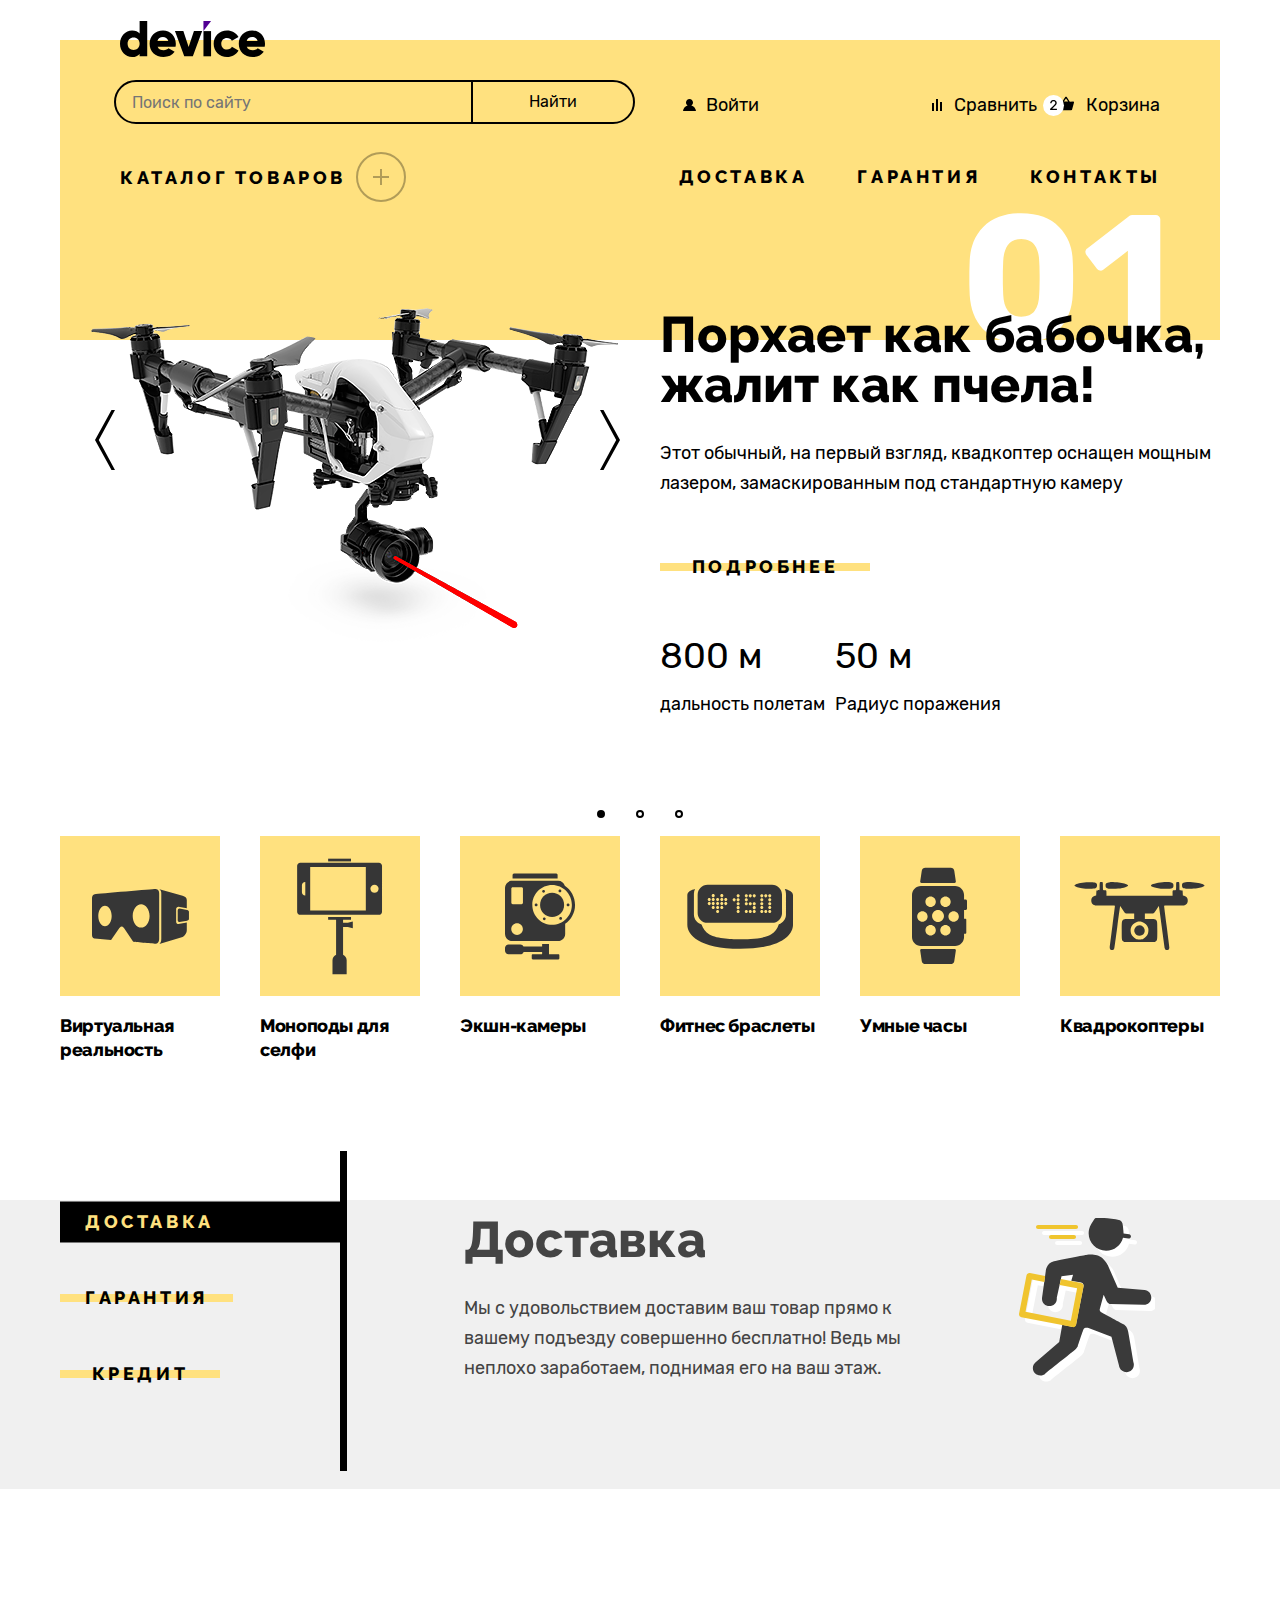
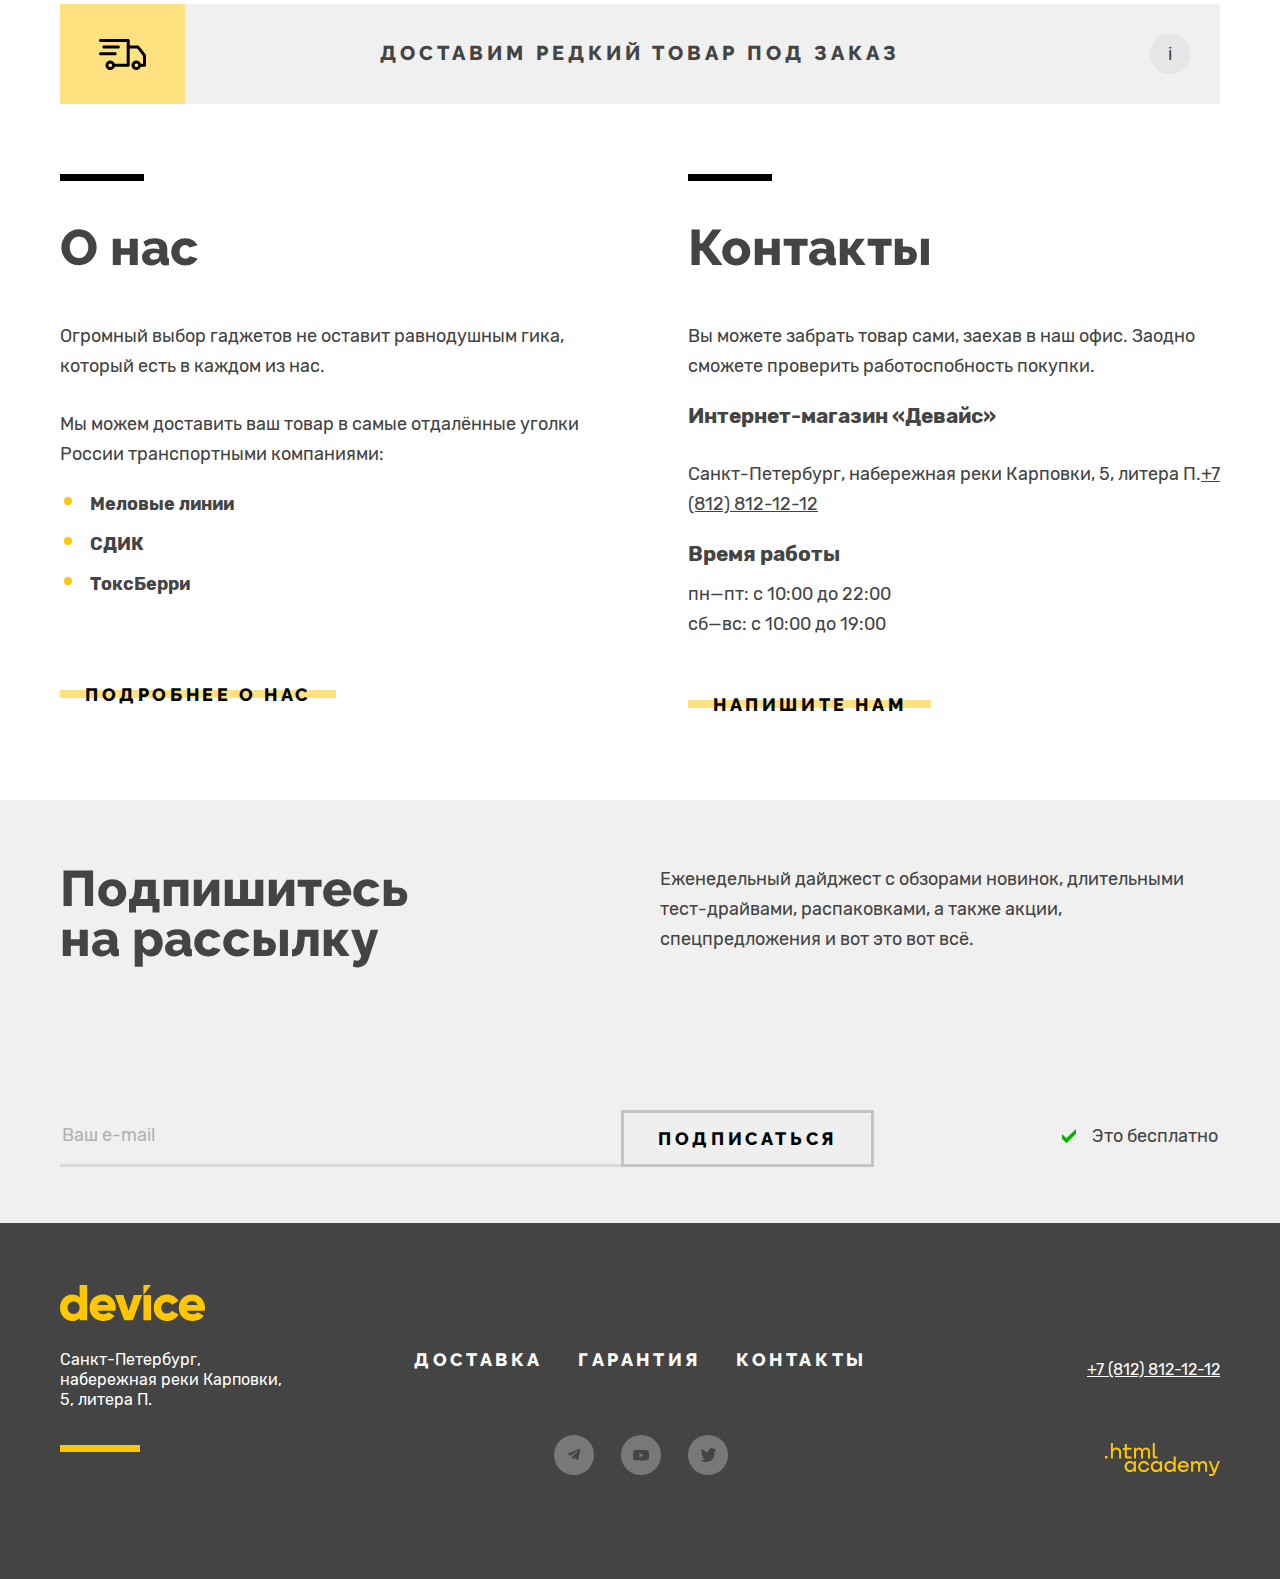
<file: index.html>
<!DOCTYPE html>
<html lang="ru">

  <head>
    <meta charset="utf-8">
    <title>HTML Academy: Девайс</title>
    <link rel="stylesheet" href="styles/style.css">
  </head>

  <body>
    <header class="page-header container">
      <a class="header-logo-link" href="#" target="_blank">
        <img class="header-logo" src="images/logo-head.svg" height="36" width="145" alt="логотип" />
      </a>
      <nav class="navigation">
        <div class="search">
          <form class="search-form" action="https://echo.htmlacademy.ru/" method="post">

            <label for="search" class="visually-hidden">Поиск</label>
            <input class="search-input" type="text" name="text" id="search" placeholder="Поиск по сайту" />

            <button class="search-button" type="submit">Найти</button>
          </form>
        </div>
        <div class="user-navigation">
          <div class="user-navigation-left">
            <a href="#" class="user-navigation-link">Войти</a>
          </div>
        </div>
        <div class="user-navigation-right">
          <div class="compare">
            <a href="#" class="user-navigation-link">Сравнить</a>
          </div>
          <div class="basket">
            <a href="#" class="user-navigation-link">Корзина</a>
          </div>
        </div>
        <div class="popover-cart popover">
          <div class="popover-content">
            <ul class="popover-list">
              <li class="popover-item"><img class="popover-img" src="images/selfi-stick.jpg" width="39" height="43"
                  alt="Любительская селфи-палка" /><span class="popover-text">Любительская селфи-палка</span><button
                  class="popover-close-button">
                  <span class="visually-hidden">Закрыть</span>
                </button></li>
              <li class="popover-item"><img class="popover-img" src="images/prof-selfi-stick.jpg" width="39" height="43"
                  alt="Профессиональная селфи-палка" /><span class="popover-text">Профессиональная
                  селфи-палка</span><button class="popover-close-button">
                  <span class="visually-hidden">Закрыть</span>
                </button></li>
            </ul>
            <ul class="popover-price">
              <li class="popover-item-price"><span class="popover-text">Товаров:2</span></li>
              <li class="popover-item-price"><span class="popover-text">Сумма: 2000 Р</span></li>
            </ul>
            <a class="basket-button" href="#" target="_blank">
              <span>ОТКРЫТЬ КОРЗИНУ</span></a>
          </div>
        </div>
        <div class="main-navigation">
          <div class="main-navigation-left">
            <a class="main-navigation-link open-catalog-btn" href="catalog.html" target="_blank">КАТАЛОГ ТОВАРОВ</a>
            <div class="open-catalog">
              <ul class="open-catalog-list">
                <li class="open-catalog-item">Виртуальная реальность</li>
                <li class="open-catalog-item">Моноподы для селфи</li>
                <li class="open-catalog-item">Экшн-камеры</li>
              </ul>
              <ul class="open-catalog-list">
                <li class="open-catalog-item">Фитнес-браслеты</li>
                <li class="open-catalog-item">Умные часы</li>
              </ul>
              <ul class="open-catalog-list">
                <li class="open-catalog-item">Квадрокоптеры</li>
              </ul>
            </div>
          </div>
          <ul class="main-navigation-right">
            <li class="main-navigation-item"><a class="main-navigation-link" href="#">ДОСТАВКА</a></li>
            <li class="main-navigation-item"><a class="main-navigation-link" href="#" target="_blank">ГАРАНТИЯ</a>
            </li>
            <li class="main-navigation-item"><a class="main-navigation-link" href="#" target="_blank">КОНТАКТЫ</a>
            </li>
          </ul>
        </div>
      </nav>
    </header>

    <main class="page-main">
      <section class="slider container">
        <div class="slider-img-wrapper">
          <img class="slider-img-active" src="images/slider-1(1).png" height="560" width="560" alt="дрон" />
          <img class="slider-image" src="images/slider-2.png" height="560" width="560" alt="фитнес-браслет" />
          <img class="slider-image" src="images/slider-3.png" height="560" width="560" alt="селфи-палка" />
          <div class="slider-pag-but">
            <div class="slider-controls">
              <button class="slider-but slider-prev" type="button">
                <span class="visually-hidden">назад</span>
              </button>
              <button class="slider-but slider-next" type="button">
                <span class="visually-hidden">вперед</span>
              </button>
            </div>
          </div>
        </div>
        <div class="slider-info-active">
          <h1 class="slider-title">Порхает как бабочка, жалит как пчела!</h1>
          <p class="slider-text">Этот обычный, на первый взгляд, квадкоптер оснащен мощным лазером,
            замаскированным под стандартную камеру</p>
          <a href="#" class="slider-button button">
            <span>ПОДРОБНЕЕ</span></a>
          <ul class="slider-info-list">
            <li>
              <p class="slider-info-name">800 м</p>
              <p class="slider-info-text">дальность полетам</p>
            </li>
            <li>
              <p class="slider-info-name">50 м</p>
              <p class="slider-info-text">Радиус поражения</p>
            </li>
          </ul>
          <div class="slider-info">
            <h1 class="slider-title">Худеем правильно!</h1>
            <p class="slider-text">Мотивирующие фитнес-браслеты помогут найти в себе силы не пропускать занятия и
              соблюдать диету.</p>
            <a href="#" class="slider-button button">
              <span>ПОДРОБНЕЕ</span></a>
            <ul class="slider-info-list">
              <li>
                <p class="slider-info-name">48 часов</p>
                <p class="slider-info-text">Без подзарядки</p>
              </li>
            </ul>
          </div>
          <div class="slider-info">
            <h1 class="slider-title">Делай селфи, как Бен Стиллер!</h1>
            <p class="slider-text">Самая длинная палка для селфи доступна в нашем магазине. Восемь (Восемь. Карл!)
              метров
              длиной и весом всего 5 кг.</p>
            <a href="#" class="slider-button button">
              <span>ПОДРОБНЕЕ</span></a>
            <ul class="slider-info-list">
              <li>
                <p class="slider-info-name">8,5 м</p>
                <p class="slider-info-text">Длина палки</p>
              </li>
              <li>
                <p class="slider-info-name">5 кг</p>
                <p class="slider-info-text">Вес палки</p>
              </li>
              <li>
                <p class="slider-info-name">Карбон</p>
                <p class="slider-info-text">Материал</p>
              </li>
            </ul>
          </div>
        </div>
        <div class="slider-pag-but">
          <ol class="slider-pagination">
            <li class="slider-pagination-item">
              <button class="slider-pagination-button-active" type="button">
                <span class="visually-hidden">1 слайд</span>
              </button>
            </li>
            <li class="slider-pagination-item">
              <button class="slider-pagination-button" type="button">
                <span class="visually-hidden">2 слайд</span>
              </button>
            </li>
            <li class="slider-pagination-item">
              <button class="slider-pagination-button" type="button">
                <span class="visually-hidden">3 слайд</span>
              </button>
            </li>
          </ol>
        </div>
      </section>

      <section class="catalog container">
        <ul class="catalog-list">
          <li class="catalog-item">
            <a class="catalog-link" href="#" target="_blank">
              <div class="catalog-img-wrapper">
                <img class="catalog-image" src="images/vr.svg" height="55" width="97" alt="виртуальная реальность" />
              </div>
              <p class="catalog-text">Виртуальная реальность</p>
            </a>
          </li>
          <li class="catalog-item">
            <a class="catalog-link" href="#" target="_blank">
              <div class="catalog-img-wrapper">
                <img class="catalog-image" src="images/selfy.svg" height="117" width="86" alt="моноподы для селфи" />
              </div>
              <p class="catalog-text">Моноподы для селфи</p>
            </a>
          </li>
          <li class="catalog-item">
            <a class="catalog-link" href="#" target="_blank">
              <div class="catalog-img-wrapper">
                <img class="catalog-image" src="images/camera.svg" height="87" width="71" alt="Экшн камеры" />
              </div>
              <p class="catalog-text">Экшн-камеры</p>
            </a>
          </li>
          <li class="catalog-item">
            <a class="catalog-link" href="#" target="_blank">
              <div class="catalog-img-wrapper">
                <img class="catalog-image" src="images/fitnes.svg" height="65" width="107" alt="фитнес браслеты" />
              </div>
              <p class="catalog-text">Фитнес браслеты</p>
            </a>
          </li>
          <li class="catalog-item">
            <a class="catalog-link" href="#" target="_blank">
              <div class="catalog-img-wrapper">
                <img class="catalog-image" src="images/smart.svg" height="98" width="56" alt="умные часы" />
              </div>
              <p class="catalog-text">Умные часы</p>
            </a>
          </li>
          <li class="catalog-item">
            <a class="catalog-link" href="#" target="_blank">
              <div class="catalog-img-wrapper">
                <img class="catalog-image" src="images/copter.svg" height="69" width="132" alt="Квадрокоптеры" />
              </div>
              <p class="catalog-text">Квадрокоптеры</p>
            </a>
          </li>
        </ul>
      </section>

      <section class="service">
        <div class="service-container container">
          <ul class="tabs">
            <li class="service-tab">
              <button class="service-button-active button" type="button">ДОСТАВКА</button>
            </li>
            <li class="service-tab">
              <button class="service-button button" type="button">ГАРАНТИЯ</button>
            </li>
            <li class="service-tab">
              <button class="service-button button" type="button">КРЕДИТ</button>
            </li>
          </ul>
          <div class="service-content-active-delivery">
            <h2 class="service-title">Доставка</h2>
            <p class="service-text-delivery">Мы с удовольствием доставим ваш товар прямо к вашему подъезду совершенно
              бесплатно!
              Ведь мы неплохо
              заработаем, поднимая его на ваш этаж.</p>
          </div>
          <div class="service-content">
            <h2 class="service-title">Гарантия</h2>
            <p class="service-text-garanty">Если из-за возгорания купленного у нас товара у вас
              сгорит дом — не переживайте, мы выдадим вам новый. Товар, не дом, конечно же.</p>
          </div>
          <div class="service-content">
            <h2 class="service-title">Кредит</h2>
            <p class="service-text-credit">Залезть в долговую яму стало проще! Кредитные консультанты подберут для вас
              наиболее
              выгодные условия кредита. Выгодные для банка, разумеется.</p>
          </div>
        </div>
      </section>

      <section class="info container">
        <div class="info-banner-content">
          <p class="info-banner-text">Доставим редкий товар под заказ</p>
        </div>
        <div class="information-about-contacts">
          <div class="info-about">
            <h2 class="info-title-left">О нас</h2>
            <p class="info-text">Огромный выбор гаджетов не оставит равнодушным гика, который есть в каждом из нас.</p>
            <p class="info-text">Мы можем доставить ваш товар в самые отдалённые уголки России транспортными компаниями:
            </p>
            <ul class="info-list">
              <li class="info-item">Меловые линии</li>
              <li class="info-item">СДИК</li>
              <li class="info-item">ТоксБерри</li>
            </ul>
            <a class="info-btn-button button" href="#" target="_blank">
              <span>Подробнее о нас</span></a>
          </div>
          <div class="info-contacts">
            <h2 class="info-title">Контакты</h2>
            <p class="info-text">Вы можете забрать товар сами, заехав в наш офис. Заодно сможете проверить
              работоспобность
              покупки.</p>
            <h3 class="info-title-right">Интернет-магазин «Девайс»</h3>
            <p class="info-text">Санкт-Петербург, набережная реки Карповки, 5, литера П.<a class="info-text-link"
                href="tel:+7812812212">+7 (812)
                812-12-12</a></p>
            <h3 class="info-title-right">Время работы</h3>
            <p class="info-text-right">пн—пт: с 10:00 до 22:00</p>
            <p class="info-text-right">сб—вс: с 10:00 до 19:00</p>
            <a class="info-btn-button button" href="#" target="_blank">
              <span>НАПИШИТЕ НАМ</span></a>
          </div>
        </div>
      </section>

      <section class="subscription">
        <div class="subscription-block container">
          <div class="subscription-header">
            <h2 class="subscription-title">Подпишитесь на рассылку</h2>
            <p class="subscription-text">Еженедельный дайджест с обзорами новинок, длительными тест-драйвами,
              распаковками, а также акции,
              спецпредложения и вот это вот всё.</p>
          </div>
          <div class="subscription-email">
            <form class="subscription-form" action="https://echo.htmlacademy.ru/" method="post">
              <label for="email" class="visually-hidden"></label>
              <input type="email" name="email" id="email" class="subscription-input" placeholder="Ваш e-mail" />
              <button type="submit" class="subscription-button">Подписаться</button>
            </form>
            <p class="subscription-prompt">Это бесплатно</p>
          </div>
        </div>
      </section>
    </main>

    <footer class="page-footer">
      <div class="page-footer-wrapper container">
        <div class="footer-left">
          <img src="images/logo-footer.svg" height="36" width="145" alt="логотип" />
          <address class="footer-address">Санкт-Петербург, набережная реки Карповки, 5, литера П.</address>
        </div>
        <div class="footer-middle">
          <ul class="footer-list">
            <li class="footer-item"><a class="footer-link" href="#" target="_blank">ДОСТАВКА</a></li>
            <li class="footer-item"><a class="footer-link" href="#" target="_blank">ГАРАНТИЯ</a></li>
            <li class="footer-item"><a class="footer-link" href="#" target="_blank">КОНТАКТЫ</a></li>
          </ul>
          <ul class="social-list">
            <li class="social-item"><a class="social-link" href="https://t.me/htmlacademy" target="_blank">
                <img class="img-social" src="images/telegram.svg" height="40" width="40" alt="Мы в telegram" /></a></li>
            <li class="social-item"><a class="social-link" href="https://www.youtube.com/user/htmlacademyru"
                target="_blank"><img class="img-social" src="images/youtube.svg" height="40" width="40"
                  alt="Мы в youtube" /></a></li>
            <li class="social-item"><a class="social-link" href="https://twitter.com/user/htmlacademy_ru"
                target="_blank"><img class="img-social" src="images/twitter.svg" height="40" width="40"
                  alt="Мы в twitter" /></a></li>
          </ul>
        </div>
        <div class="footer-right">
          <a class="footer-tel" href="tel:+7812812212">+7 (812) 812-12-12</a>
          <a class="footer-academy" href="https://htmlacademy.ru/" target="_blank">
            <div class="html-img"></div>
          </a>
        </div>
      </div>
    </footer>

    <div class="modal-container">
      <form class="auth-form" action="https://echo.htmlacademy.ru/" method="post">
        <div class="modal modal-auth">
          <div class="modal-title-wrapper">
            <h2 class="modal-title">Доставка под заказ</h2>
            <button class="modal-close-button">
              <span class="visually-hidden">Закрыть</span>
            </button>
          </div>
          <div class="modal-content">
            <div class="user-name-email">
              <div class="field-group">
                <span class="field-group-text">Ваше имя:</span>
                <label class="visually-hidden" for="auth-login">Ваше имя</label>
                <input class="auth-form-field field" type="text" name="auth-login" id="auth-login"
                  placeholder="Введите имя" />
                <span class="name-modal">Добавьте имя</span>
              </div>
              <div class="field-group">
                <span class="field-group-text">Ваше email:</span>
                <label class="visually-hidden" for="auth-email">Ваш email</label>
                <input class="email-input field" type="email" name="email" id="auth-email" placeholder="почта" />
                <span class="email-error">Забавный у вас адрес</span>
              </div>
            </div>
            <div class="delivery-sum">
              <div class="field-group">
                <span class="field-group-text">Что нужно привезти:</span>
                <label class="visually-hidden" for="auth-email">Что нужно привезти</label>
                <input class="text-delivery-form field" type="text" name="text" id="auth-delivery"
                  placeholder="В свободной форме" />
              </div>
              <div class="field-group">
                <span class="field-group-text-sum">Количество:</span><span class="info-point">i</span>
                <div class="field-group-but">
                  <button class="button-form" type="button">-</button>
                  <input class="button-form" type="submit" value="1" />
                  <button class="button-form" type="button">+</button>
                </div>
              </div>
            </div>
          </div>
          <button class="button auth-form-button" type="submit">Отправить</button>
        </div>
      </form>
    </div>
  </body>

</html>
</file>
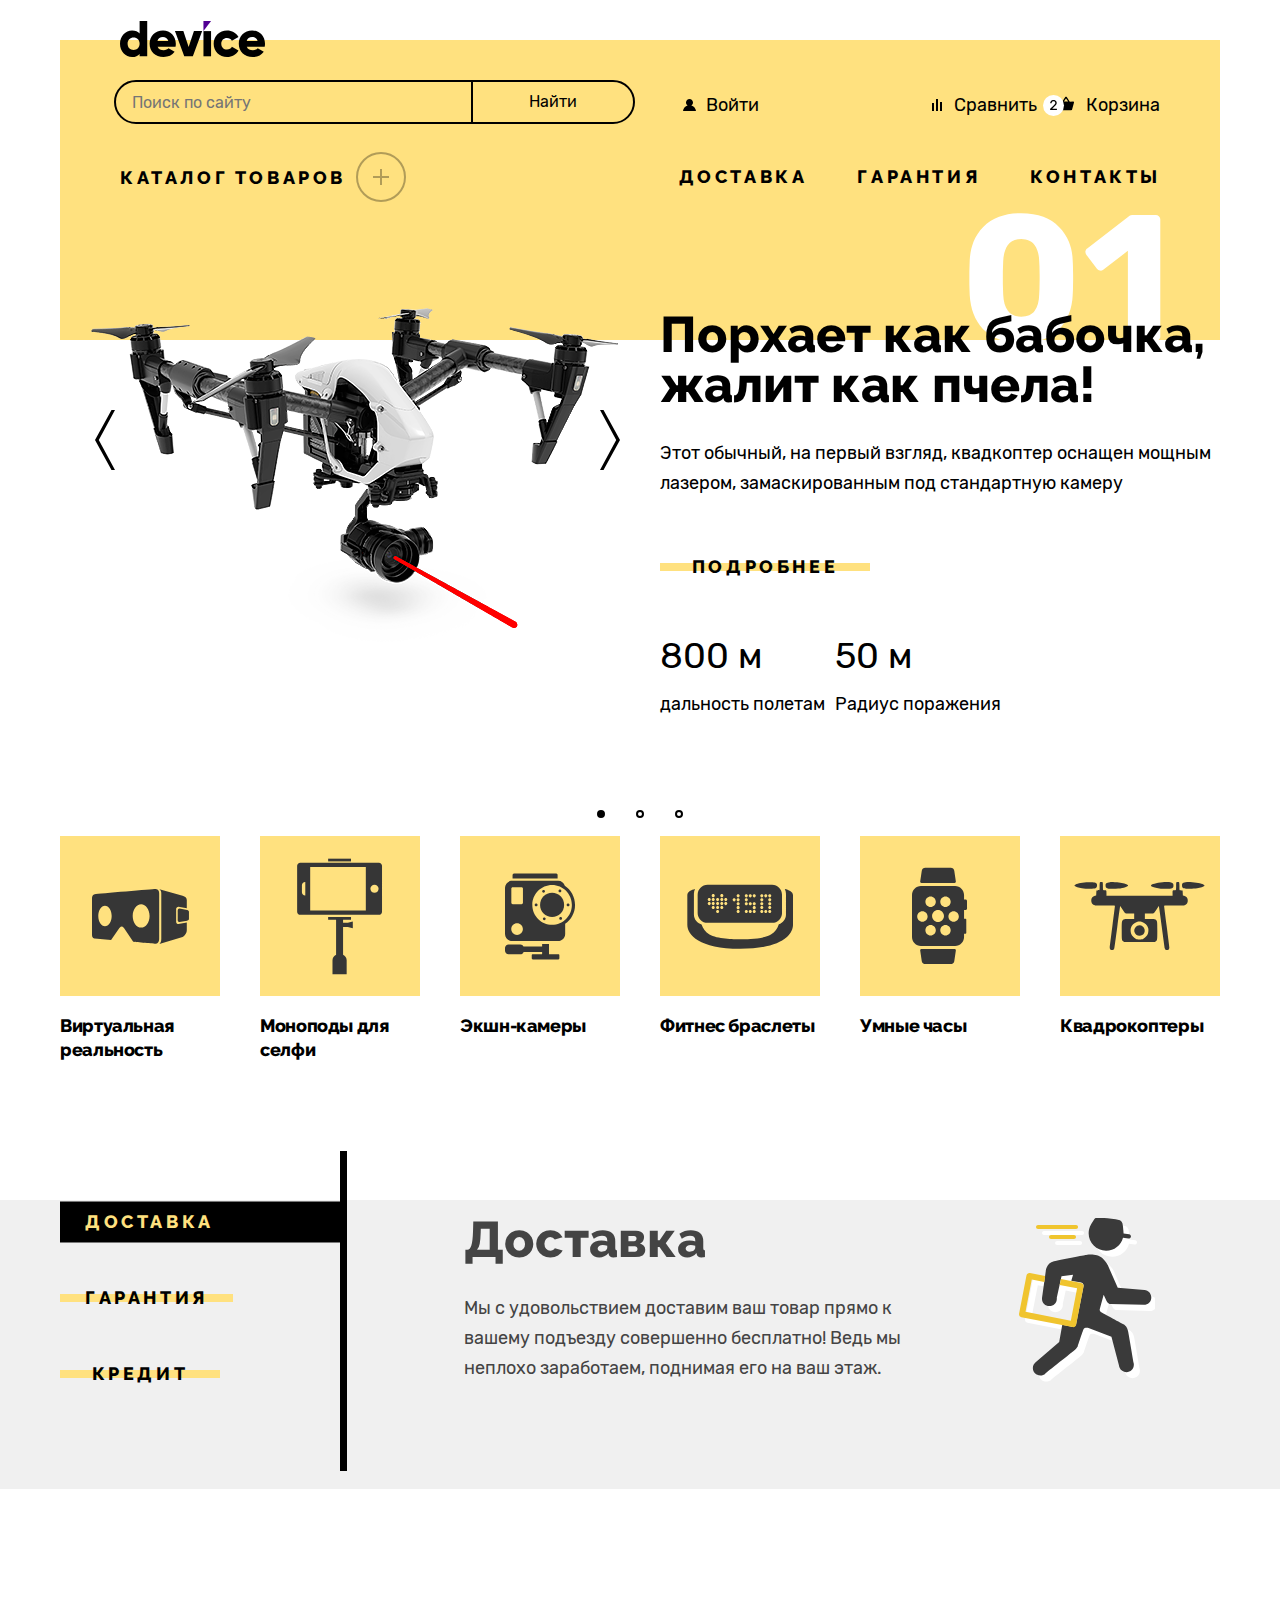
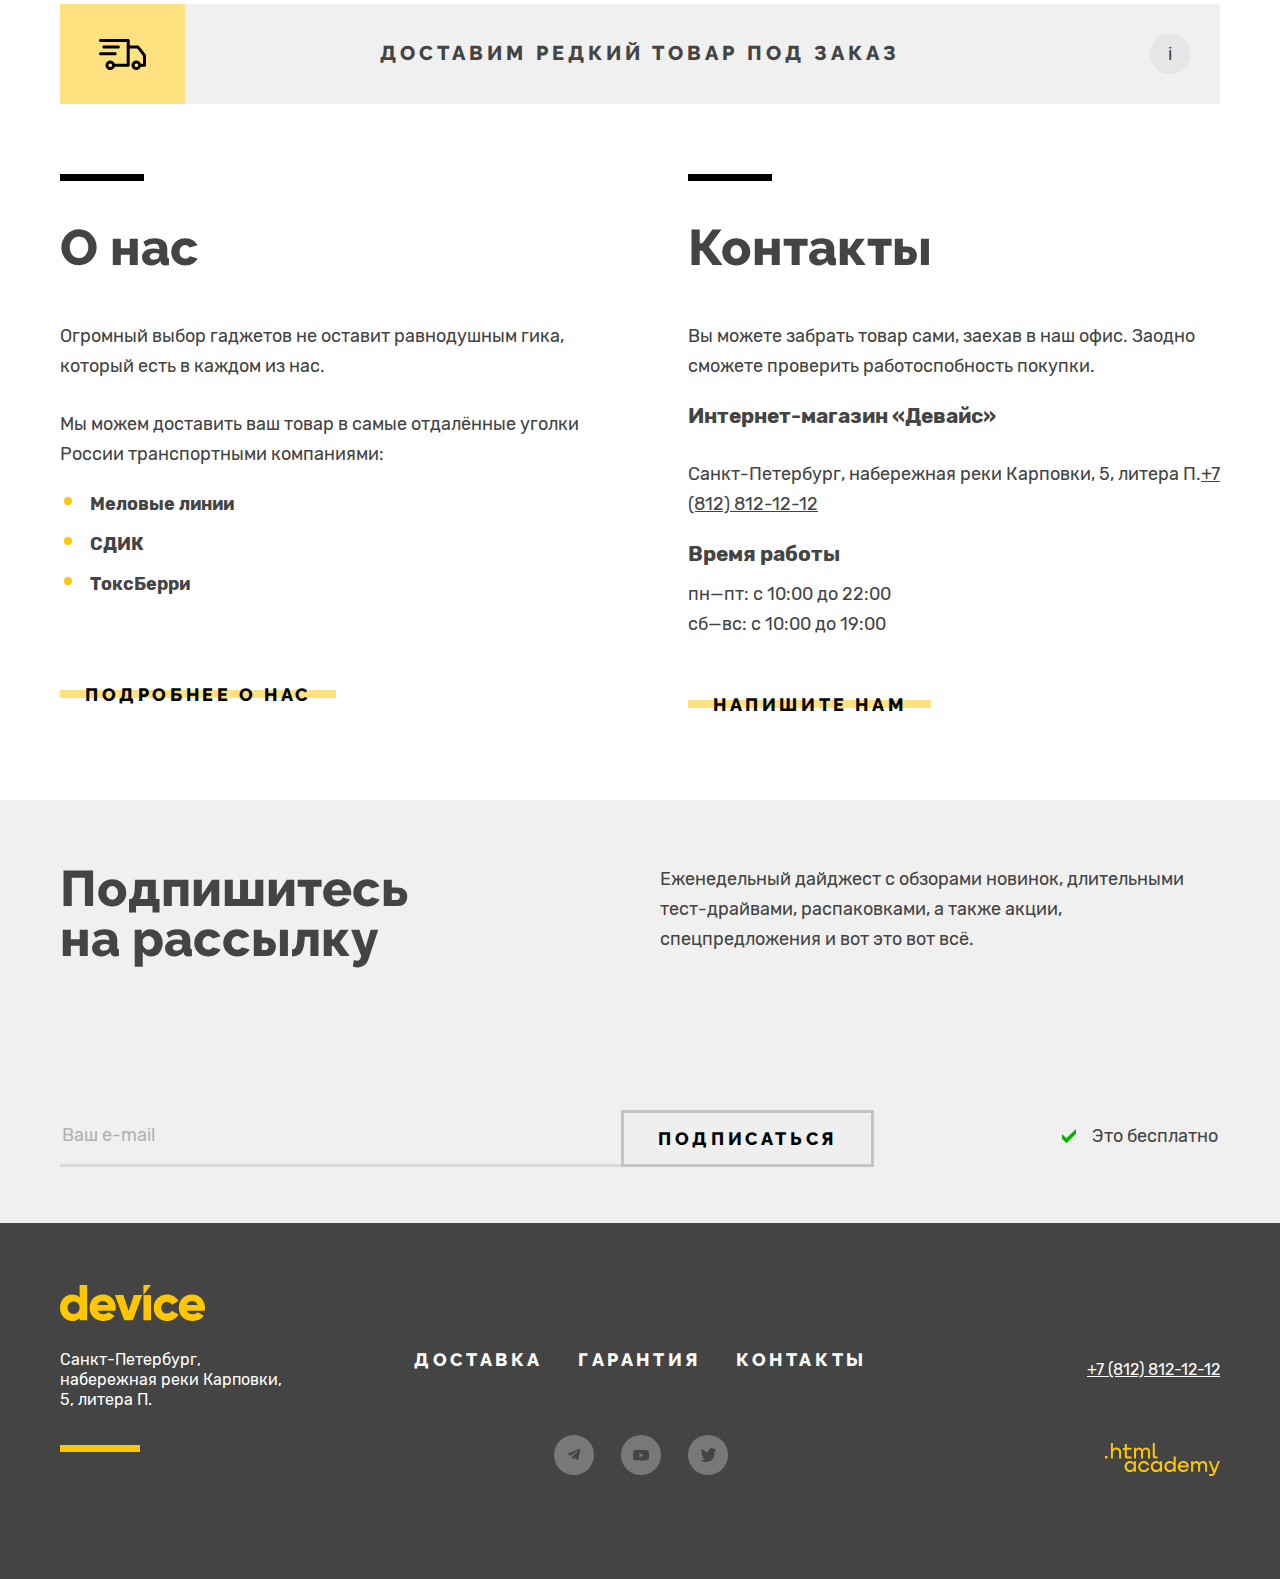
<file: 10/index.html>
<!DOCTYPE html>
<html lang="ru">

  <head>
    <meta charset="utf-8">
    <title>HTML Academy: Девайс</title>
    <link rel="stylesheet" href="styles/style.css">
    <base href="https://htmlacademy-htmlcss.github.io/2302253-device-36/10/">
</head>

  <body>
    <header class="page-header container">
      <a class="header-logo-link" href="#" target="_blank">
        <img class="header-logo" src="images/logo-head.svg" height="36" width="145" alt="логотип" />
      </a>
      <nav class="navigation">
        <div class="search">
          <form class="search-form" action="https://echo.htmlacademy.ru/" method="post">

            <label for="search" class="visually-hidden">Поиск</label>
            <input class="search-input" type="text" name="text" id="search" placeholder="Поиск по сайту" />

            <button class="search-button" type="submit">Найти</button>
          </form>
        </div>
        <div class="user-navigation">
          <div class="user-navigation-left">
            <a href="#" class="user-navigation-link">Войти</a>
          </div>
        </div>
        <div class="user-navigation-right">
          <div class="compare">
            <a href="#" class="user-navigation-link">Сравнить</a>
          </div>
          <div class="basket">
            <a href="#" class="user-navigation-link">Корзина</a>
          </div>
        </div>
        <div class="popover-cart popover">
          <div class="popover-content">
            <ul class="popover-list">
              <li class="popover-item"><img class="popover-img" src="images/selfi-stick.jpg" width="39" height="43"
                  alt="Любительская селфи-палка" /><span class="popover-text">Любительская селфи-палка</span><button
                  class="popover-close-button">
                  <span class="visually-hidden">Закрыть</span>
                </button></li>
              <li class="popover-item"><img class="popover-img" src="images/prof-selfi-stick.jpg" width="39" height="43"
                  alt="Профессиональная селфи-палка" /><span class="popover-text">Профессиональная
                  селфи-палка</span><button class="popover-close-button">
                  <span class="visually-hidden">Закрыть</span>
                </button></li>
            </ul>
            <ul class="popover-price">
              <li class="popover-item-price"><span class="popover-text">Товаров:2</span></li>
              <li class="popover-item-price"><span class="popover-text">Сумма: 2000 Р</span></li>
            </ul>
            <a class="basket-button" href="#" target="_blank">
              <span>ОТКРЫТЬ КОРЗИНУ</span></a>
          </div>
        </div>
        <div class="main-navigation">
          <div class="main-navigation-left">
            <a class="main-navigation-link open-catalog-btn" href="catalog.html" target="_blank">КАТАЛОГ ТОВАРОВ</a>
            <div class="open-catalog">
              <ul class="open-catalog-list">
                <li class="open-catalog-item">Виртуальная реальность</li>
                <li class="open-catalog-item">Моноподы для селфи</li>
                <li class="open-catalog-item">Экшн-камеры</li>
              </ul>
              <ul class="open-catalog-list">
                <li class="open-catalog-item">Фитнес-браслеты</li>
                <li class="open-catalog-item">Умные часы</li>
              </ul>
              <ul class="open-catalog-list">
                <li class="open-catalog-item">Квадрокоптеры</li>
              </ul>
            </div>
          </div>
          <ul class="main-navigation-right">
            <li class="main-navigation-item"><a class="main-navigation-link" href="#">ДОСТАВКА</a></li>
            <li class="main-navigation-item"><a class="main-navigation-link" href="#" target="_blank">ГАРАНТИЯ</a>
            </li>
            <li class="main-navigation-item"><a class="main-navigation-link" href="#" target="_blank">КОНТАКТЫ</a>
            </li>
          </ul>
        </div>
      </nav>
    </header>

    <main class="page-main">
      <section class="slider container">
        <div class="slider-img-wrapper">
          <img class="slider-img-active" src="images/slider-1(1).png" height="560" width="560" alt="дрон" />
          <img class="slider-image" src="images/slider-2.png" height="560" width="560" alt="фитнес-браслет" />
          <img class="slider-image" src="images/slider-3.png" height="560" width="560" alt="селфи-палка" />
          <div class="slider-pag-but">
            <div class="slider-controls">
              <button class="slider-but slider-prev" type="button">
                <span class="visually-hidden">назад</span>
              </button>
              <button class="slider-but slider-next" type="button">
                <span class="visually-hidden">вперед</span>
              </button>
            </div>
          </div>
        </div>
        <div class="slider-info-active">
          <h1 class="slider-title">Порхает как бабочка, жалит как пчела!</h1>
          <p class="slider-text">Этот обычный, на первый взгляд, квадкоптер оснащен мощным лазером,
            замаскированным под стандартную камеру</p>
          <a href="#" class="slider-button button">
            <span>ПОДРОБНЕЕ</span></a>
          <ul class="slider-info-list">
            <li>
              <p class="slider-info-name">800 м</p>
              <p class="slider-info-text">дальность полетам</p>
            </li>
            <li>
              <p class="slider-info-name">50 м</p>
              <p class="slider-info-text">Радиус поражения</p>
            </li>
          </ul>
          <div class="slider-info">
            <h1 class="slider-title">Худеем правильно!</h1>
            <p class="slider-text">Мотивирующие фитнес-браслеты помогут найти в себе силы не пропускать занятия и
              соблюдать диету.</p>
            <a href="#" class="slider-button button">
              <span>ПОДРОБНЕЕ</span></a>
            <ul class="slider-info-list">
              <li>
                <p class="slider-info-name">48 часов</p>
                <p class="slider-info-text">Без подзарядки</p>
              </li>
            </ul>
          </div>
          <div class="slider-info">
            <h1 class="slider-title">Делай селфи, как Бен Стиллер!</h1>
            <p class="slider-text">Самая длинная палка для селфи доступна в нашем магазине. Восемь (Восемь. Карл!)
              метров
              длиной и весом всего 5 кг.</p>
            <a href="#" class="slider-button button">
              <span>ПОДРОБНЕЕ</span></a>
            <ul class="slider-info-list">
              <li>
                <p class="slider-info-name">8,5 м</p>
                <p class="slider-info-text">Длина палки</p>
              </li>
              <li>
                <p class="slider-info-name">5 кг</p>
                <p class="slider-info-text">Вес палки</p>
              </li>
              <li>
                <p class="slider-info-name">Карбон</p>
                <p class="slider-info-text">Материал</p>
              </li>
            </ul>
          </div>
        </div>
        <div class="slider-pag-but">
          <ol class="slider-pagination">
            <li class="slider-pagination-item">
              <button class="slider-pagination-button-active" type="button">
                <span class="visually-hidden">1 слайд</span>
              </button>
            </li>
            <li class="slider-pagination-item">
              <button class="slider-pagination-button" type="button">
                <span class="visually-hidden">2 слайд</span>
              </button>
            </li>
            <li class="slider-pagination-item">
              <button class="slider-pagination-button" type="button">
                <span class="visually-hidden">3 слайд</span>
              </button>
            </li>
          </ol>
        </div>
      </section>

      <section class="catalog container">
        <ul class="catalog-list">
          <li class="catalog-item">
            <a class="catalog-link" href="#" target="_blank">
              <div class="catalog-img-wrapper">
                <img class="catalog-image" src="images/vr.svg" height="55" width="97" alt="виртуальная реальность" />
              </div>
              <p class="catalog-text">Виртуальная реальность</p>
            </a>
          </li>
          <li class="catalog-item">
            <a class="catalog-link" href="#" target="_blank">
              <div class="catalog-img-wrapper">
                <img class="catalog-image" src="images/selfy.svg" height="117" width="86" alt="моноподы для селфи" />
              </div>
              <p class="catalog-text">Моноподы для селфи</p>
            </a>
          </li>
          <li class="catalog-item">
            <a class="catalog-link" href="#" target="_blank">
              <div class="catalog-img-wrapper">
                <img class="catalog-image" src="images/camera.svg" height="87" width="71" alt="Экшн камеры" />
              </div>
              <p class="catalog-text">Экшн-камеры</p>
            </a>
          </li>
          <li class="catalog-item">
            <a class="catalog-link" href="#" target="_blank">
              <div class="catalog-img-wrapper">
                <img class="catalog-image" src="images/fitnes.svg" height="65" width="107" alt="фитнес браслеты" />
              </div>
              <p class="catalog-text">Фитнес браслеты</p>
            </a>
          </li>
          <li class="catalog-item">
            <a class="catalog-link" href="#" target="_blank">
              <div class="catalog-img-wrapper">
                <img class="catalog-image" src="images/smart.svg" height="98" width="56" alt="умные часы" />
              </div>
              <p class="catalog-text">Умные часы</p>
            </a>
          </li>
          <li class="catalog-item">
            <a class="catalog-link" href="#" target="_blank">
              <div class="catalog-img-wrapper">
                <img class="catalog-image" src="images/copter.svg" height="69" width="132" alt="Квадрокоптеры" />
              </div>
              <p class="catalog-text">Квадрокоптеры</p>
            </a>
          </li>
        </ul>
      </section>

      <section class="service">
        <div class="service-container container">
          <ul class="tabs">
            <li class="service-tab">
              <button class="service-button-active button" type="button">ДОСТАВКА</button>
            </li>
            <li class="service-tab">
              <button class="service-button button" type="button">ГАРАНТИЯ</button>
            </li>
            <li class="service-tab">
              <button class="service-button button" type="button">КРЕДИТ</button>
            </li>
          </ul>
          <div class="service-content-active-delivery">
            <h2 class="service-title">Доставка</h2>
            <p class="service-text-delivery">Мы с удовольствием доставим ваш товар прямо к вашему подъезду совершенно
              бесплатно!
              Ведь мы неплохо
              заработаем, поднимая его на ваш этаж.</p>
          </div>
          <div class="service-content">
            <h2 class="service-title">Гарантия</h2>
            <p class="service-text-garanty">Если из-за возгорания купленного у нас товара у вас
              сгорит дом — не переживайте, мы выдадим вам новый. Товар, не дом, конечно же.</p>
          </div>
          <div class="service-content">
            <h2 class="service-title">Кредит</h2>
            <p class="service-text-credit">Залезть в долговую яму стало проще! Кредитные консультанты подберут для вас
              наиболее
              выгодные условия кредита. Выгодные для банка, разумеется.</p>
          </div>
        </div>
      </section>

      <section class="info container">
        <div class="info-banner-content">
          <p class="info-banner-text">Доставим редкий товар под заказ</p>
        </div>
        <div class="information-about-contacts">
          <div class="info-about">
            <h2 class="info-title-left">О нас</h2>
            <p class="info-text">Огромный выбор гаджетов не оставит равнодушным гика, который есть в каждом из нас.</p>
            <p class="info-text">Мы можем доставить ваш товар в самые отдалённые уголки России транспортными компаниями:
            </p>
            <ul class="info-list">
              <li class="info-item">Меловые линии</li>
              <li class="info-item">СДИК</li>
              <li class="info-item">ТоксБерри</li>
            </ul>
            <a class="info-btn-button button" href="#" target="_blank">
              <span>Подробнее о нас</span></a>
          </div>
          <div class="info-contacts">
            <h2 class="info-title">Контакты</h2>
            <p class="info-text">Вы можете забрать товар сами, заехав в наш офис. Заодно сможете проверить
              работоспобность
              покупки.</p>
            <h3 class="info-title-right">Интернет-магазин «Девайс»</h3>
            <p class="info-text">Санкт-Петербург, набережная реки Карповки, 5, литера П.<a class="info-text-link"
                href="tel:+7812812212">+7 (812)
                812-12-12</a></p>
            <h3 class="info-title-right">Время работы</h3>
            <p class="info-text-right">пн—пт: с 10:00 до 22:00</p>
            <p class="info-text-right">сб—вс: с 10:00 до 19:00</p>
            <a class="info-btn-button button" href="#" target="_blank">
              <span>НАПИШИТЕ НАМ</span></a>
          </div>
        </div>
      </section>

      <section class="subscription">
        <div class="subscription-block container">
          <div class="subscription-header">
            <h2 class="subscription-title">Подпишитесь на рассылку</h2>
            <p class="subscription-text">Еженедельный дайджест с обзорами новинок, длительными тест-драйвами,
              распаковками, а также акции,
              спецпредложения и вот это вот всё.</p>
          </div>
          <div class="subscription-email">
            <form class="subscription-form" action="https://echo.htmlacademy.ru/" method="post">
              <label for="email" class="visually-hidden"></label>
              <input type="email" name="email" id="email" class="subscription-input" placeholder="Ваш e-mail" />
              <button type="submit" class="subscription-button">Подписаться</button>
            </form>
            <p class="subscription-prompt">Это бесплатно</p>
          </div>
        </div>
      </section>
    </main>

    <footer class="page-footer">
      <div class="page-footer-wrapper container">
        <div class="footer-left">
          <img src="images/logo-footer.svg" height="36" width="145" alt="логотип" />
          <address class="footer-address">Санкт-Петербург, набережная реки Карповки, 5, литера П.</address>
        </div>
        <div class="footer-middle">
          <ul class="footer-list">
            <li class="footer-item"><a class="footer-link" href="#" target="_blank">ДОСТАВКА</a></li>
            <li class="footer-item"><a class="footer-link" href="#" target="_blank">ГАРАНТИЯ</a></li>
            <li class="footer-item"><a class="footer-link" href="#" target="_blank">КОНТАКТЫ</a></li>
          </ul>
          <ul class="social-list">
            <li class="social-item"><a class="social-link" href="https://t.me/htmlacademy" target="_blank">
                <img class="img-social" src="images/telegram.svg" height="40" width="40" alt="Мы в telegram" /></a></li>
            <li class="social-item"><a class="social-link" href="https://www.youtube.com/user/htmlacademyru"
                target="_blank"><img class="img-social" src="images/youtube.svg" height="40" width="40"
                  alt="Мы в youtube" /></a></li>
            <li class="social-item"><a class="social-link" href="https://twitter.com/user/htmlacademy_ru"
                target="_blank"><img class="img-social" src="images/twitter.svg" height="40" width="40"
                  alt="Мы в twitter" /></a></li>
          </ul>
        </div>
        <div class="footer-right">
          <a class="footer-tel" href="tel:+7812812212">+7 (812) 812-12-12</a>
          <a class="footer-academy" href="https://htmlacademy.ru/" target="_blank">
            <div class="html-img"></div>
          </a>
        </div>
      </div>
    </footer>

    <div class="modal-container">
      <form class="auth-form" action="https://echo.htmlacademy.ru/" method="post">
        <div class="modal modal-auth">
          <div class="modal-title-wrapper">
            <h2 class="modal-title">Доставка под заказ</h2>
            <button class="modal-close-button">
              <span class="visually-hidden">Закрыть</span>
            </button>
          </div>
          <div class="modal-content">
            <div class="user-name-email">
              <div class="field-group">
                <span class="field-group-text">Ваше имя:</span>
                <label class="visually-hidden" for="auth-login">Ваше имя</label>
                <input class="auth-form-field field" type="text" name="auth-login" id="auth-login"
                  placeholder="Введите имя" />
                <span class="name-modal">Добавьте имя</span>
              </div>
              <div class="field-group">
                <span class="field-group-text">Ваше email:</span>
                <label class="visually-hidden" for="auth-email">Ваш email</label>
                <input class="email-input field" type="email" name="email" id="auth-email" placeholder="почта" />
                <span class="email-error">Забавный у вас адрес</span>
              </div>
            </div>
            <div class="delivery-sum">
              <div class="field-group">
                <span class="field-group-text">Что нужно привезти:</span>
                <label class="visually-hidden" for="auth-email">Что нужно привезти</label>
                <input class="text-delivery-form field" type="text" name="text" id="auth-delivery"
                  placeholder="В свободной форме" />
              </div>
              <div class="field-group">
                <span class="field-group-text-sum">Количество:</span><span class="info-point">i</span>
                <div class="field-group-but">
                  <button class="button-form" type="button">-</button>
                  <input class="button-form" type="submit" value="1" />
                  <button class="button-form" type="button">+</button>
                </div>
              </div>
            </div>
          </div>
          <button class="button auth-form-button" type="submit">Отправить</button>
        </div>
      </form>
    </div>
  </body>

</html>
</file>
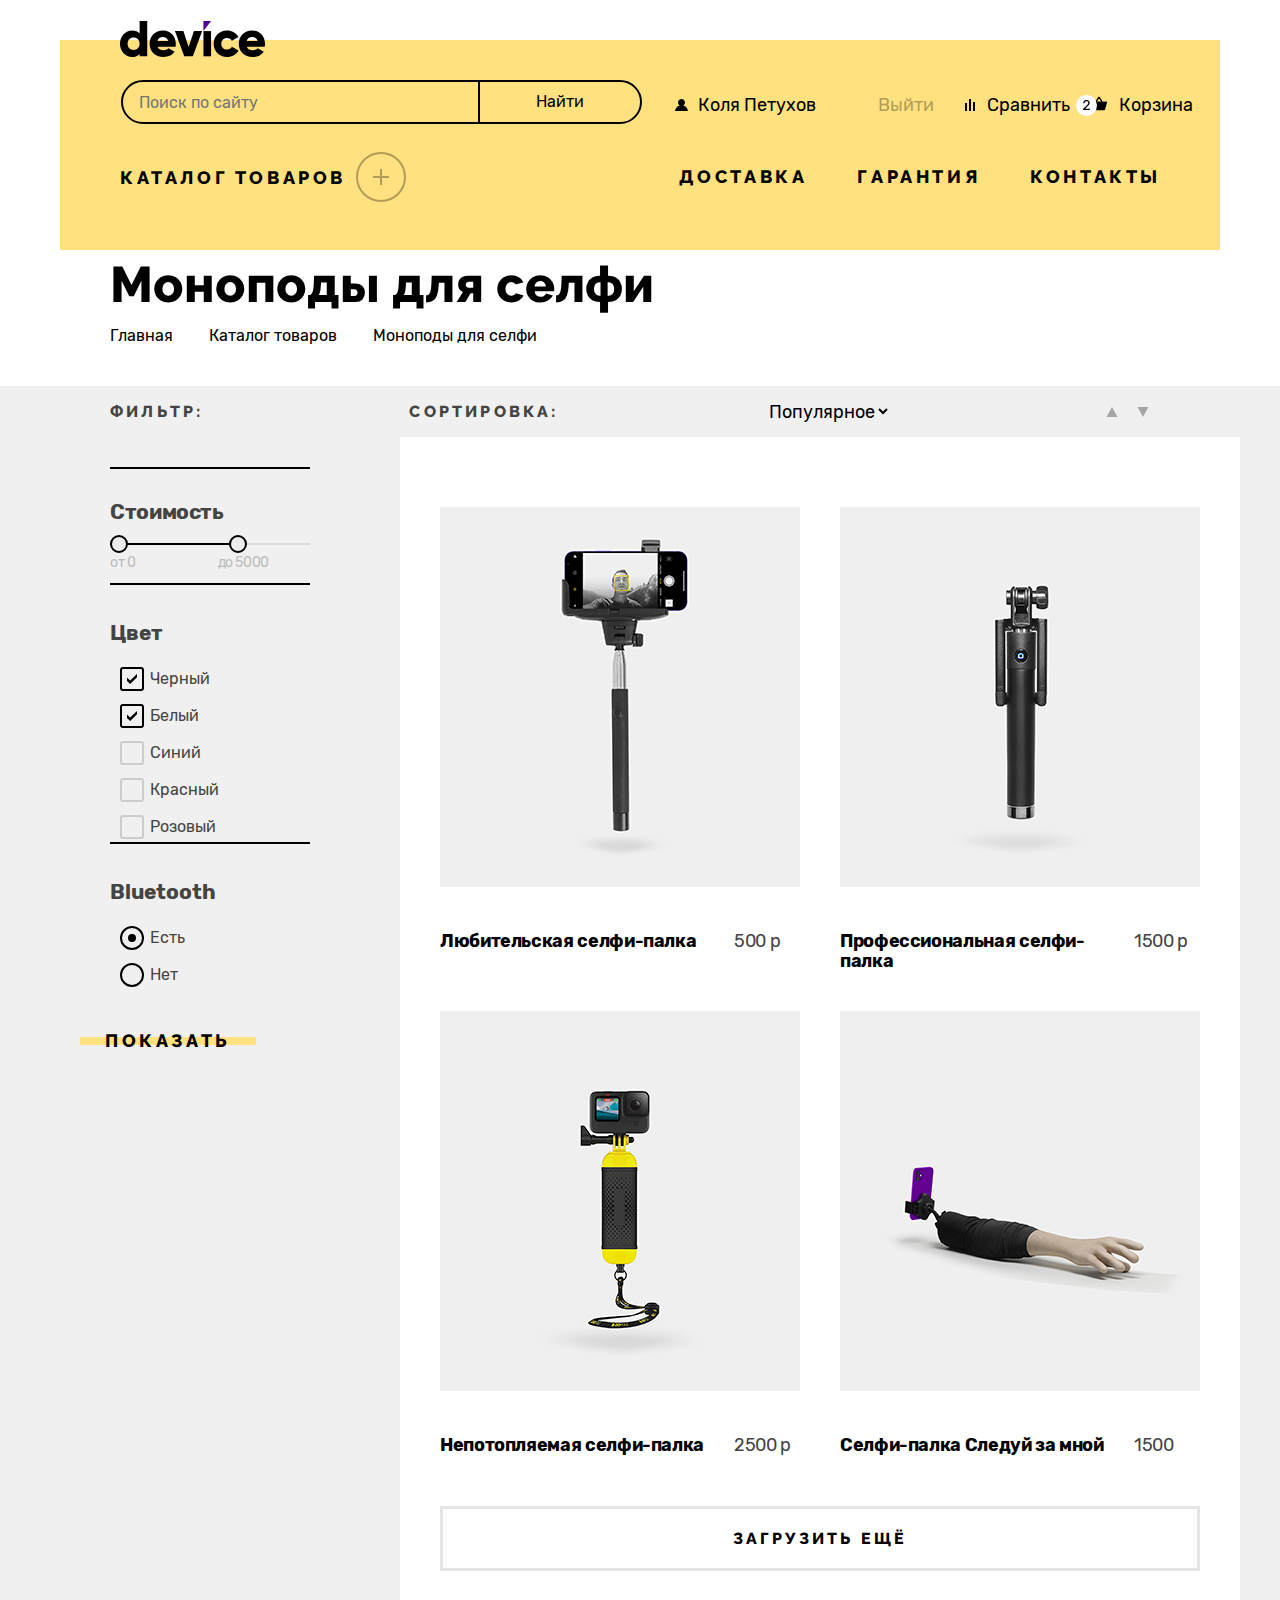
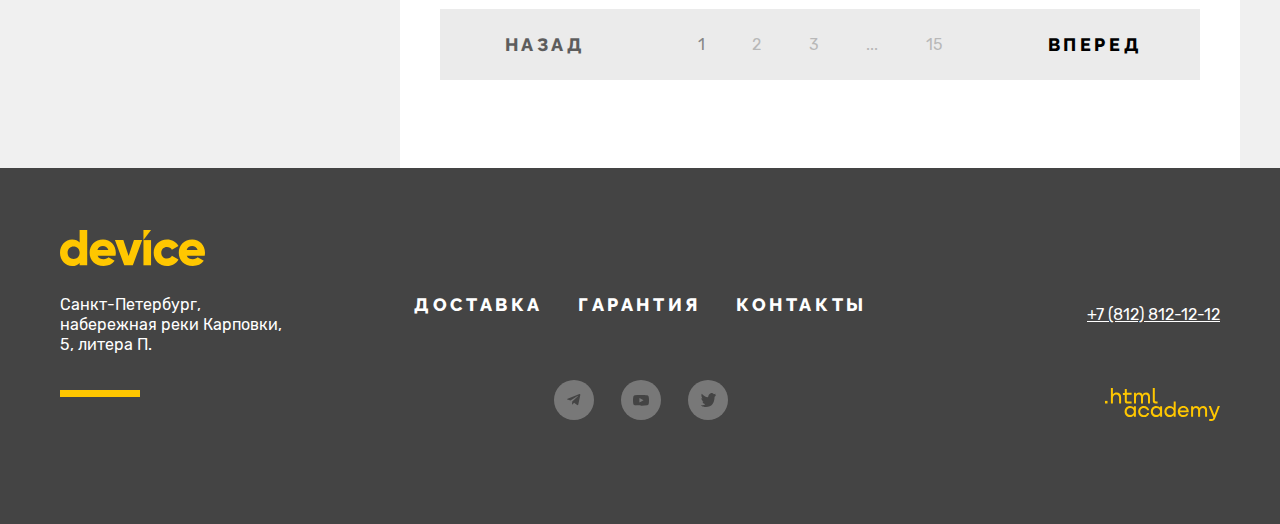
<file: catalog.html>
<!DOCTYPE html>
<html lang="ru">

  <head>
    <meta charset="utf-8">
    <title>HTML Academy: Девайс</title>
    <link rel="stylesheet" href=styles/style.css>
  </head>

  <body>
    <header class="page-header container page-header-catalog">
      <a class="header-logo-link" href="#">
        <img class="header-logo" src="images/logo-head.svg" height="36" width="145" alt="логотип" />
      </a>
      <nav class="navigation-catalog">
        <div class="search search-catalog">
          <form class="search-form" action="https://echo.htmlacademy.ru/" method="post">
            <label class="visually-hidden">Поиск</label>
            <input class="search-input" type="text" name="text" placeholder="Поиск по сайту" />
            <button class="search-button" type="submit">Найти</button>
          </form>
        </div>
        <div class="user-navigation">
          <div class="user-navigation-left user-navigation-left-catalog">
            <a href="#" class="user-navigation-link-catalog">Коля Петухов</a>
          </div>
        </div>
        <div class="user-navigation-right">
          <div class="compare">
            <a href="#" class="user-navigation-link">Сравнить</a>
          </div>
          <div class="basket">
            <a href="#" class="user-navigation-link">Корзина</a>
          </div>
        </div>
        <div class="main-navigation">
          <div class="main-navigation-left">
            <a class="main-navigation-link open-catalog-btn" href="catalog.html" target="_blank">КАТАЛОГ ТОВАРОВ</a>
            <div class="open-catalog">
              <ul class="open-catalog-list">
                <li class="open-catalog-item">Виртуальная реальность</li>
                <li class="open-catalog-item">Моноподы для селфи</li>
                <li class="open-catalog-item">Экшн-камеры</li>
              </ul>
              <ul class="open-catalog-list">
                <li class="open-catalog-item">Фитнес-браслеты</li>
                <li class="open-catalog-item">Умные часы</li>
              </ul>
              <ul class="open-catalog-list">
                <li class="open-catalog-item">Квадрокоптеры</li>
              </ul>
            </div>
          </div>
          <ul class="main-navigation-right">
            <li class="main-navigation-item"><a class="main-navigation-link" href="#">ДОСТАВКА</a></li>
            <li class="main-navigation-item"><a class="main-navigation-link" href="#" target="_blank">ГАРАНТИЯ</a>
            </li>
            <li class="main-navigation-item"><a class="main-navigation-link" href="#" target="_blank">КОНТАКТЫ</a>
            </li>
          </ul>
        </div>
      </nav>
    </header>

    <main class="container-catalog">
      <section class="breadcrumbs container-catalog container">
        <h1 class="breadcrumbs-main-title">Моноподы для селфи</h1>
        <ul class="breadcrumbs-list">
          <li class="breadcrumbs-item"><a class="breadcrumbs-link" href="index.html">Главная</a></li>
          <li class="breadcrumbs-item"><a class="breadcrumbs-link" href="index.html">Каталог товаров</a></li>
          <li class="breadcrumbs-item"><a class="breadcrumbs-link" href="index.html">Моноподы для селфи</a></li>
        </ul>
      </section>
      <div class="main-catalog">
        <div class="main-catalog-container container">
          <div class="catalog-sort container-catalog">
            <ul class="catalog-sort-list">
              <li class="catalog-sort-item">ФИЛЬТР:</li>
              <li class="catalog-sort-item">СОРТИРОВКА:</li>
            </ul>
            <div class="select-categories">
              <select class="select-control" aria-label="Сортировка">
                <option value="popular">Популярное</option>
              </select>
            </div>
            <div class="triangle">
              <span class="triangle-up"></span>
              <span class="triangle-down"></span>
            </div>
          </div>
          <div class="main-catalog-wrapper">
            <aside class="main-filter-list container-catalog">
              <form class="catalog-filter" action="https://echo.htmlacademy.ru" method="get">
                <div class="catalog-price-filter container-catalog">
                  <div class="filter">
                    <h3 class="filter-title">Стоимость</h3>
                    <div class="range">
                      <div class="range-fill"></div>
                      <button class="range-button range-button-left" type="button" aria-label="Ползунок"></button>
                      <button class="range-button range-button-right" type="button" aria-label="Ползунок"></button>
                    </div>
                  </div>
                </div>
                <div class="catalog-wrapper">
                  <div class="catalog-color-filter">
                    <div class="filter">
                      <h3 class="filter-title">Цвет</h3>
                      <ul class="checkbox-filter-list">
                        <li class="checkbox-filter-list">
                          <label class="control-color">
                            <input class="color-input" type="checkbox" name="black" checked />
                            <span class="checkbox-color"></span>
                            Черный
                          </label>
                        </li>
                        <li class="checkbox-filter-list">
                          <label class="control-color">
                            <input class="color-input" type="checkbox" name="white" checked />
                            <span class="checkbox-color"></span>
                            Белый
                          </label>
                        </li>
                        <li class="checkbox-filter-list">
                          <label class="control-color">
                            <input class="color-input" type="checkbox" name="blue" />
                            <span class="checkbox-color"></span>
                            Синий
                          </label>
                        </li>
                        <li class="checkbox-filter-list">
                          <label class="control-color">
                            <input class="color-input" type="checkbox" name="red" />
                            <span class="checkbox-color"></span>
                            Красный
                          </label>
                        </li>
                        <li class="checkbox-filter-list">
                          <label class="control-color">
                            <input class="color-input" type="checkbox" name="pink" />
                            <span class="checkbox-color"></span>
                            Розовый
                          </label>
                        </li>
                      </ul>
                    </div>
                  </div>
                  <div class="catalog-blueth-filter">
                    <div class="filter">
                      <h3 class="filter-title">Bluetooth</h3>
                      <ul class="blueth-filter-list">
                        <li class="blueth-filter-item">
                          <label class="control-blueth">
                            <input class="blueth-input" type="radio" name="question" checked />
                            <span class="radiobox-blueth"></span>
                            Есть
                          </label>
                        </li>
                        <li class="blueth-filter-item">
                          <label class="control-blueth">
                            <input class="blueth-input" type="radio" name="question" />
                            <span class="radiobox-blueth"></span>
                            Нет
                          </label>
                        </li>
                      </ul>
                    </div>
                    <div class="catalog-sort-categories">
                      <button class="button-catalog button" type="submit">
                        <span>Показать</span></button>
                    </div>
                  </div>
                </div>
              </form>
            </aside>

            <section class="main-catalog-product">
              <div class="catalog-img">
                <ul class="catalog-img-list">
                  <li class="catalog-img-item">
                    <a class="catalog-img-link" href="#">
                      <div class="button-img">
                        <img class="product-card-image" src="images/selfi-stick.jpg" height="380" width="360"
                          alt="Любительская селфи-палка" />
                        <span class="button-img-catalog">Подробнее</span>
                      </div>
                      <div class="card-name-title">
                        <b class="product-card-name">Любительская селфи-палка</b>
                        <span class="price-title">500 р</span>
                      </div>
                    </a>
                  </li>
                  <li class="catalog-img-item">
                    <a class="catalog-img-link" href="#">
                      <div class="button-img">
                        <img class="product-card-image" src="images/prof-selfi-stick.jpg" height="380" width="360"
                          alt="Профессиональная селфи-палка" />
                        <span class="button-img-catalog">Подробнее</span>
                      </div>
                      <div class="card-name-title">
                        <b class="product-card-name">Профессиональная селфи-палка</b>
                        <span class="price-title">1500 р</span>
                      </div>
                    </a>
                  </li>
                  <li class="catalog-img-item">
                    <a class="catalog-img-link" href="#">
                      <div class="button-img">
                        <img class="product-card-image" src="images/water-selfi-stick.jpg" height="380" width="360"
                          alt="Непотопляемая селфи-палка" />
                        <span class="button-img-catalog">Подробнее</span>
                      </div>
                      <div class="card-name-title">
                        <b class="product-card-name">Непотопляемая селфи-палка</b>
                        <span class="price-title">2500 р</span>
                      </div>
                    </a>
                  </li>
                  <li class="catalog-img-item">
                    <a class="catalog-img-link" href="#">
                      <div class="button-img">
                        <img class="product-card-image" src="images/selfi-stick-with-me.jpg" height="380" width="360"
                          alt="селфи-палка Следуй за мной" />
                        <span class="button-img-catalog">Подробнее</span>
                      </div>
                      <div class="card-name-title">
                        <b class="product-card-name">Cелфи-палка Следуй за мной</b>
                        <span class="price-title">1500</span>
                      </div>
                    </a>
                  </li>
                </ul>
              </div>
              <div class="pagination-nav">
                <button class="show-more" type="button">ЗАГРУЗИТЬ ЕЩЁ</button>
                <ul class="pagination-list">
                  <li class="pagination-item">
                    <a class="pagination-link-pagination-prev-pagination-disabled">
                      <span class="visually-hidden">НАЗАД</span>
                      <div class="pagination-back">Назад</div>
                    </a>
                  </li>
                  <li class="pagination-item">
                    <a class="pagination-link-pagination-current" href="#">1</a>
                  </li>
                  <li class="pagination-item">
                    <a class="pagination-link" href="#">2</a>
                  </li>
                  <li class="pagination-item">
                    <a class="pagination-link" href="#">3</a>
                  </li>
                  <li class="pagination-item">
                    <a class="pagination-link" href="#">...</a>
                  </li>
                  <li class="pagination-item">
                    <a class="pagination-link" href="#">15</a>
                  </li>
                  <li class="pagination-item">
                    <a class="pagination-link-pagination-next" href="#">
                      <span class="visually-hidden">ВПЕРЁД</span>
                      <div class="pagination-forward">Вперед</div>
                    </a>
                  </li>
                </ul>
              </div>
            </section>
          </div>
        </div>
      </div>
    </main>

    <footer class="page-footer">
      <div class="page-footer-wrapper container">
        <div class="footer-left">
          <img src="images/logo-footer.svg" height="36" width="145" alt="логотип" />
          <address class="footer-address">Санкт-Петербург, набережная реки Карповки, 5, литера П.</address>
        </div>
        <div class="footer-middle">
          <ul class="footer-list">
            <li class="footer-item"><a class="footer-link" href="#" target="_blank">ДОСТАВКА</a></li>
            <li class="footer-item"><a class="footer-link" href="#" target="_blank">ГАРАНТИЯ</a></li>
            <li class="footer-item"><a class="footer-link" href="#" target="_blank">КОНТАКТЫ</a></li>
          </ul>
          <ul class="social-list">
            <li class="social-item"><a class="social-link" href="https://t.me/htmlacademy" target="_blank"><img
                  class="img-social" src="images/telegram.svg" height="40" width="40" alt="Мы в telegram" /></a></li>
            <li class="social-item"><a class="social-link" href="https://www.youtube.com/user/htmlacademyru"
                target="_blank"><img class="img-social" src="images/youtube.svg" height="40" width="40"
                  alt="Мы в youtube" /></a></li>
            <li class="social-item"><a class="social-link" href="https://twitter.com/user/htmlacademy_ru"
                target="_blank"><img class="img-social" src="images/twitter.svg" height="40" width="40"
                  alt="Мы в twitter" /></a></li>
          </ul>
        </div>
        <div class="footer-right">
          <a class="footer-tel" href="tel:+7812812212">+7 (812) 812-12-12</a>
          <a class="footer-academy" href="https://htmlacademy.ru/" target="_blank">
            <div class="html-img"></div>
          </a>
        </div>
      </div>
    </footer>
  </body>
</html>
</file>
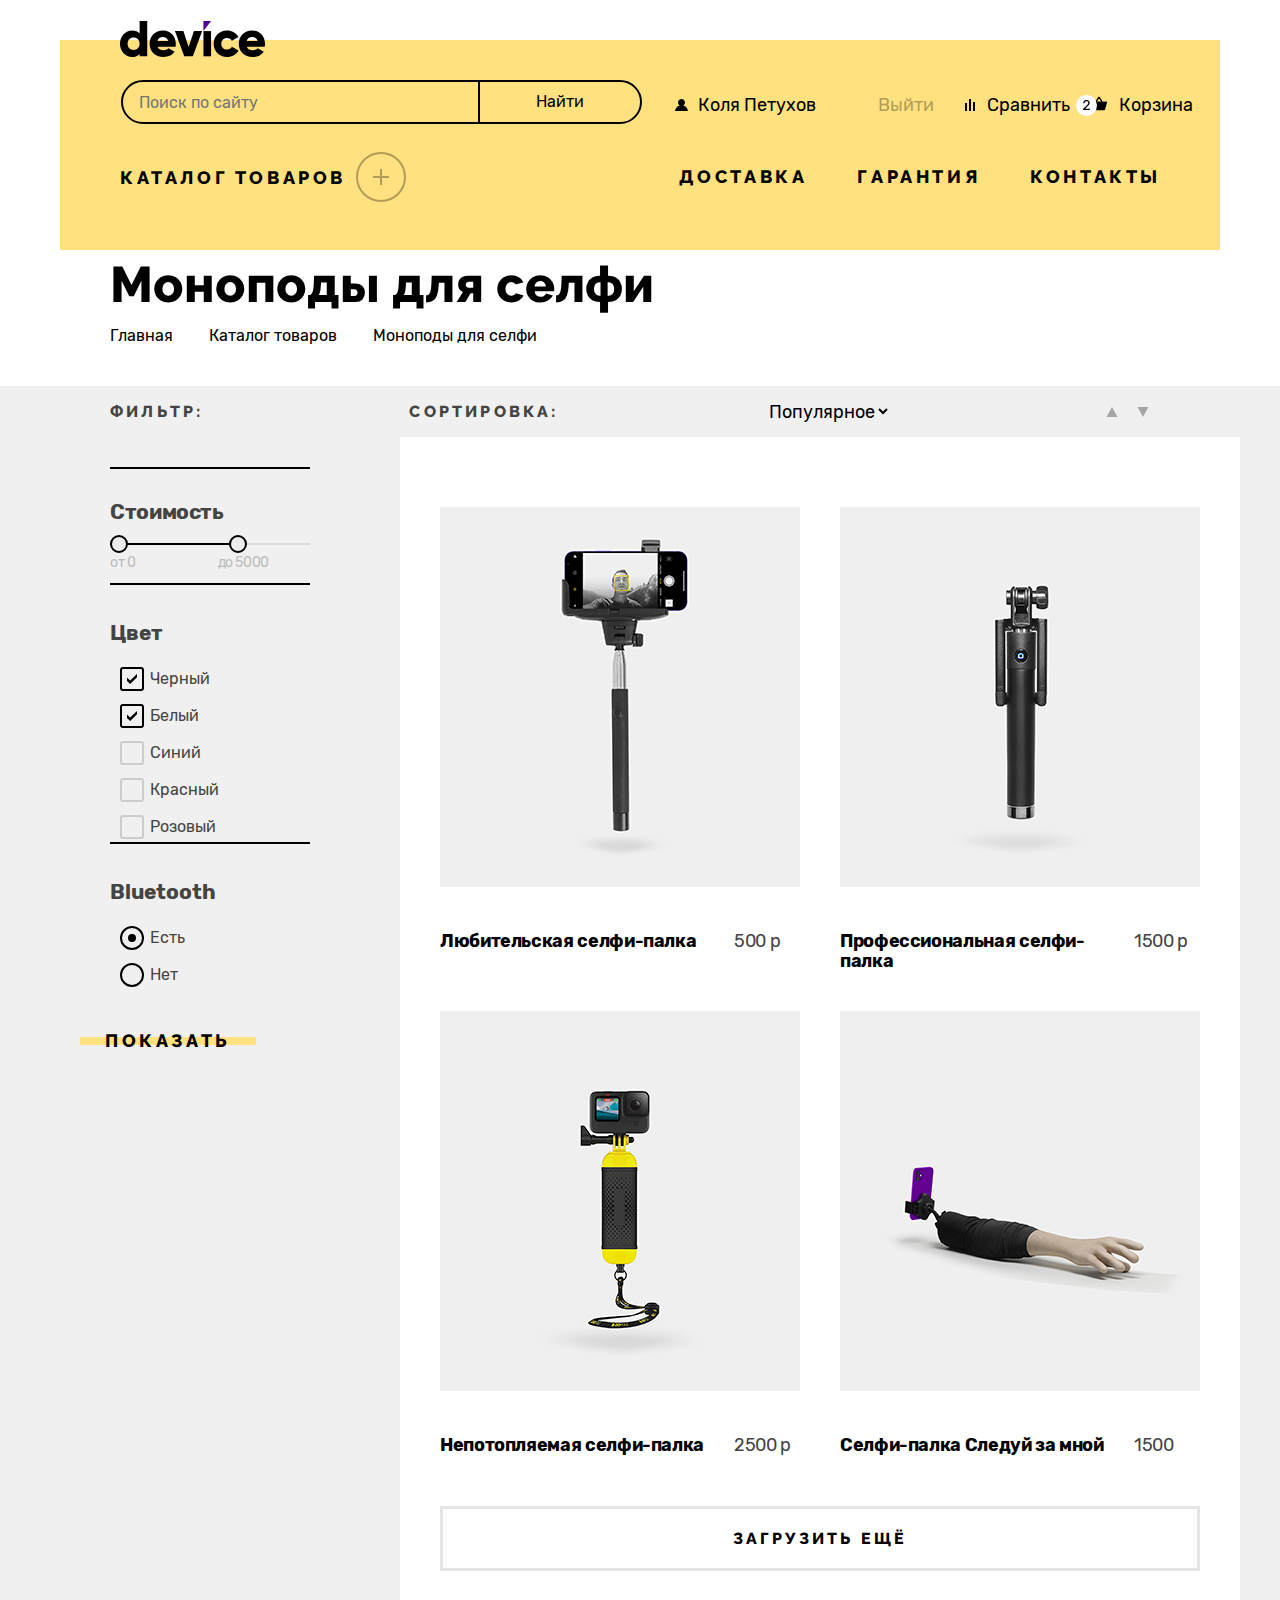
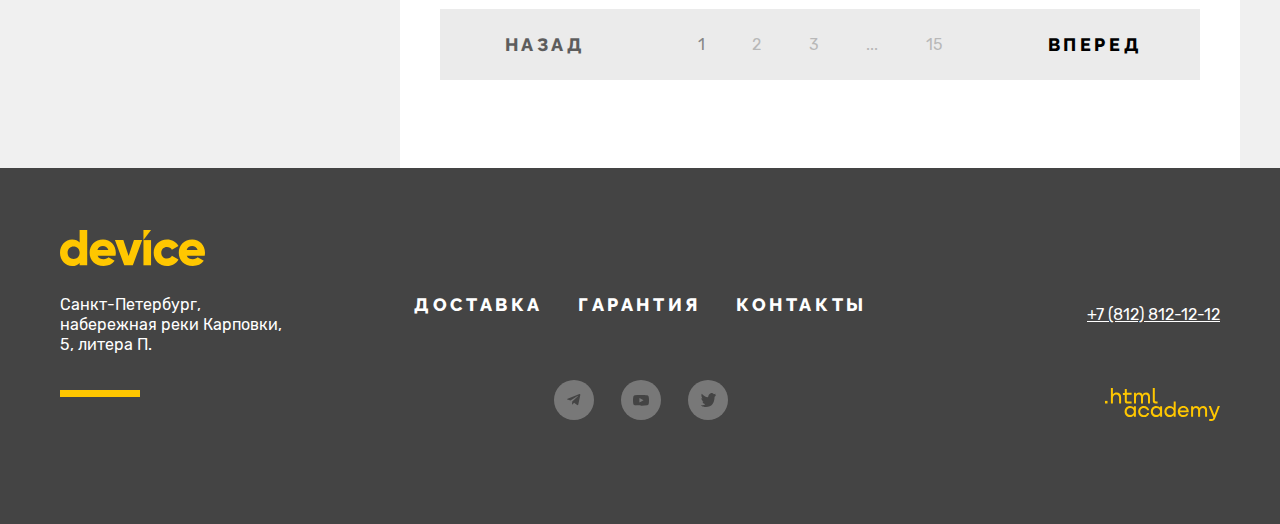
<file: 10/catalog.html>
<!DOCTYPE html>
<html lang="ru">

  <head>
    <meta charset="utf-8">
    <title>HTML Academy: Девайс</title>
    <link rel="stylesheet" href=styles/style.css>
    <base href="https://htmlacademy-htmlcss.github.io/2302253-device-36/10/">
</head>

  <body>
    <header class="page-header container page-header-catalog">
      <a class="header-logo-link" href="#">
        <img class="header-logo" src="images/logo-head.svg" height="36" width="145" alt="логотип" />
      </a>
      <nav class="navigation-catalog">
        <div class="search search-catalog">
          <form class="search-form" action="https://echo.htmlacademy.ru/" method="post">
            <label class="visually-hidden">Поиск</label>
            <input class="search-input" type="text" name="text" placeholder="Поиск по сайту" />
            <button class="search-button" type="submit">Найти</button>
          </form>
        </div>
        <div class="user-navigation">
          <div class="user-navigation-left user-navigation-left-catalog">
            <a href="#" class="user-navigation-link-catalog">Коля Петухов</a>
          </div>
        </div>
        <div class="user-navigation-right">
          <div class="compare">
            <a href="#" class="user-navigation-link">Сравнить</a>
          </div>
          <div class="basket">
            <a href="#" class="user-navigation-link">Корзина</a>
          </div>
        </div>
        <div class="main-navigation">
          <div class="main-navigation-left">
            <a class="main-navigation-link open-catalog-btn" href="catalog.html" target="_blank">КАТАЛОГ ТОВАРОВ</a>
            <div class="open-catalog">
              <ul class="open-catalog-list">
                <li class="open-catalog-item">Виртуальная реальность</li>
                <li class="open-catalog-item">Моноподы для селфи</li>
                <li class="open-catalog-item">Экшн-камеры</li>
              </ul>
              <ul class="open-catalog-list">
                <li class="open-catalog-item">Фитнес-браслеты</li>
                <li class="open-catalog-item">Умные часы</li>
              </ul>
              <ul class="open-catalog-list">
                <li class="open-catalog-item">Квадрокоптеры</li>
              </ul>
            </div>
          </div>
          <ul class="main-navigation-right">
            <li class="main-navigation-item"><a class="main-navigation-link" href="#">ДОСТАВКА</a></li>
            <li class="main-navigation-item"><a class="main-navigation-link" href="#" target="_blank">ГАРАНТИЯ</a>
            </li>
            <li class="main-navigation-item"><a class="main-navigation-link" href="#" target="_blank">КОНТАКТЫ</a>
            </li>
          </ul>
        </div>
      </nav>
    </header>

    <main class="container-catalog">
      <section class="breadcrumbs container-catalog container">
        <h1 class="breadcrumbs-main-title">Моноподы для селфи</h1>
        <ul class="breadcrumbs-list">
          <li class="breadcrumbs-item"><a class="breadcrumbs-link" href="index.html">Главная</a></li>
          <li class="breadcrumbs-item"><a class="breadcrumbs-link" href="index.html">Каталог товаров</a></li>
          <li class="breadcrumbs-item"><a class="breadcrumbs-link" href="index.html">Моноподы для селфи</a></li>
        </ul>
      </section>
      <div class="main-catalog">
        <div class="main-catalog-container container">
          <div class="catalog-sort container-catalog">
            <ul class="catalog-sort-list">
              <li class="catalog-sort-item">ФИЛЬТР:</li>
              <li class="catalog-sort-item">СОРТИРОВКА:</li>
            </ul>
            <div class="select-categories">
              <select class="select-control" aria-label="Сортировка">
                <option value="popular">Популярное</option>
              </select>
            </div>
            <div class="triangle">
              <span class="triangle-up"></span>
              <span class="triangle-down"></span>
            </div>
          </div>
          <div class="main-catalog-wrapper">
            <aside class="main-filter-list container-catalog">
              <form class="catalog-filter" action="https://echo.htmlacademy.ru" method="get">
                <div class="catalog-price-filter container-catalog">
                  <div class="filter">
                    <h3 class="filter-title">Стоимость</h3>
                    <div class="range">
                      <div class="range-fill"></div>
                      <button class="range-button range-button-left" type="button" aria-label="Ползунок"></button>
                      <button class="range-button range-button-right" type="button" aria-label="Ползунок"></button>
                    </div>
                  </div>
                </div>
                <div class="catalog-wrapper">
                  <div class="catalog-color-filter">
                    <div class="filter">
                      <h3 class="filter-title">Цвет</h3>
                      <ul class="checkbox-filter-list">
                        <li class="checkbox-filter-list">
                          <label class="control-color">
                            <input class="color-input" type="checkbox" name="black" checked />
                            <span class="checkbox-color"></span>
                            Черный
                          </label>
                        </li>
                        <li class="checkbox-filter-list">
                          <label class="control-color">
                            <input class="color-input" type="checkbox" name="white" checked />
                            <span class="checkbox-color"></span>
                            Белый
                          </label>
                        </li>
                        <li class="checkbox-filter-list">
                          <label class="control-color">
                            <input class="color-input" type="checkbox" name="blue" />
                            <span class="checkbox-color"></span>
                            Синий
                          </label>
                        </li>
                        <li class="checkbox-filter-list">
                          <label class="control-color">
                            <input class="color-input" type="checkbox" name="red" />
                            <span class="checkbox-color"></span>
                            Красный
                          </label>
                        </li>
                        <li class="checkbox-filter-list">
                          <label class="control-color">
                            <input class="color-input" type="checkbox" name="pink" />
                            <span class="checkbox-color"></span>
                            Розовый
                          </label>
                        </li>
                      </ul>
                    </div>
                  </div>
                  <div class="catalog-blueth-filter">
                    <div class="filter">
                      <h3 class="filter-title">Bluetooth</h3>
                      <ul class="blueth-filter-list">
                        <li class="blueth-filter-item">
                          <label class="control-blueth">
                            <input class="blueth-input" type="radio" name="question" checked />
                            <span class="radiobox-blueth"></span>
                            Есть
                          </label>
                        </li>
                        <li class="blueth-filter-item">
                          <label class="control-blueth">
                            <input class="blueth-input" type="radio" name="question" />
                            <span class="radiobox-blueth"></span>
                            Нет
                          </label>
                        </li>
                      </ul>
                    </div>
                    <div class="catalog-sort-categories">
                      <button class="button-catalog button" type="submit">
                        <span>Показать</span></button>
                    </div>
                  </div>
                </div>
              </form>
            </aside>

            <section class="main-catalog-product">
              <div class="catalog-img">
                <ul class="catalog-img-list">
                  <li class="catalog-img-item">
                    <a class="catalog-img-link" href="#">
                      <div class="button-img">
                        <img class="product-card-image" src="images/selfi-stick.jpg" height="380" width="360"
                          alt="Любительская селфи-палка" />
                        <span class="button-img-catalog">Подробнее</span>
                      </div>
                      <div class="card-name-title">
                        <b class="product-card-name">Любительская селфи-палка</b>
                        <span class="price-title">500 р</span>
                      </div>
                    </a>
                  </li>
                  <li class="catalog-img-item">
                    <a class="catalog-img-link" href="#">
                      <div class="button-img">
                        <img class="product-card-image" src="images/prof-selfi-stick.jpg" height="380" width="360"
                          alt="Профессиональная селфи-палка" />
                        <span class="button-img-catalog">Подробнее</span>
                      </div>
                      <div class="card-name-title">
                        <b class="product-card-name">Профессиональная селфи-палка</b>
                        <span class="price-title">1500 р</span>
                      </div>
                    </a>
                  </li>
                  <li class="catalog-img-item">
                    <a class="catalog-img-link" href="#">
                      <div class="button-img">
                        <img class="product-card-image" src="images/water-selfi-stick.jpg" height="380" width="360"
                          alt="Непотопляемая селфи-палка" />
                        <span class="button-img-catalog">Подробнее</span>
                      </div>
                      <div class="card-name-title">
                        <b class="product-card-name">Непотопляемая селфи-палка</b>
                        <span class="price-title">2500 р</span>
                      </div>
                    </a>
                  </li>
                  <li class="catalog-img-item">
                    <a class="catalog-img-link" href="#">
                      <div class="button-img">
                        <img class="product-card-image" src="images/selfi-stick-with-me.jpg" height="380" width="360"
                          alt="селфи-палка Следуй за мной" />
                        <span class="button-img-catalog">Подробнее</span>
                      </div>
                      <div class="card-name-title">
                        <b class="product-card-name">Cелфи-палка Следуй за мной</b>
                        <span class="price-title">1500</span>
                      </div>
                    </a>
                  </li>
                </ul>
              </div>
              <div class="pagination-nav">
                <button class="show-more" type="button">ЗАГРУЗИТЬ ЕЩЁ</button>
                <ul class="pagination-list">
                  <li class="pagination-item">
                    <a class="pagination-link-pagination-prev-pagination-disabled">
                      <span class="visually-hidden">НАЗАД</span>
                      <div class="pagination-back">Назад</div>
                    </a>
                  </li>
                  <li class="pagination-item">
                    <a class="pagination-link-pagination-current" href="#">1</a>
                  </li>
                  <li class="pagination-item">
                    <a class="pagination-link" href="#">2</a>
                  </li>
                  <li class="pagination-item">
                    <a class="pagination-link" href="#">3</a>
                  </li>
                  <li class="pagination-item">
                    <a class="pagination-link" href="#">...</a>
                  </li>
                  <li class="pagination-item">
                    <a class="pagination-link" href="#">15</a>
                  </li>
                  <li class="pagination-item">
                    <a class="pagination-link-pagination-next" href="#">
                      <span class="visually-hidden">ВПЕРЁД</span>
                      <div class="pagination-forward">Вперед</div>
                    </a>
                  </li>
                </ul>
              </div>
            </section>
          </div>
        </div>
      </div>
    </main>

    <footer class="page-footer">
      <div class="page-footer-wrapper container">
        <div class="footer-left">
          <img src="images/logo-footer.svg" height="36" width="145" alt="логотип" />
          <address class="footer-address">Санкт-Петербург, набережная реки Карповки, 5, литера П.</address>
        </div>
        <div class="footer-middle">
          <ul class="footer-list">
            <li class="footer-item"><a class="footer-link" href="#" target="_blank">ДОСТАВКА</a></li>
            <li class="footer-item"><a class="footer-link" href="#" target="_blank">ГАРАНТИЯ</a></li>
            <li class="footer-item"><a class="footer-link" href="#" target="_blank">КОНТАКТЫ</a></li>
          </ul>
          <ul class="social-list">
            <li class="social-item"><a class="social-link" href="https://t.me/htmlacademy" target="_blank"><img
                  class="img-social" src="images/telegram.svg" height="40" width="40" alt="Мы в telegram" /></a></li>
            <li class="social-item"><a class="social-link" href="https://www.youtube.com/user/htmlacademyru"
                target="_blank"><img class="img-social" src="images/youtube.svg" height="40" width="40"
                  alt="Мы в youtube" /></a></li>
            <li class="social-item"><a class="social-link" href="https://twitter.com/user/htmlacademy_ru"
                target="_blank"><img class="img-social" src="images/twitter.svg" height="40" width="40"
                  alt="Мы в twitter" /></a></li>
          </ul>
        </div>
        <div class="footer-right">
          <a class="footer-tel" href="tel:+7812812212">+7 (812) 812-12-12</a>
          <a class="footer-academy" href="https://htmlacademy.ru/" target="_blank">
            <div class="html-img"></div>
          </a>
        </div>
      </div>
    </footer>
  </body>
</html>
</file>
<file: styles/style.css>
@font-face {
  font-family: "Raleway";
  font-style: normal;
  font-weight: 800;
  src: url("../fonts/raleway/raleway-800.woff2") format("woff2");
  font-display: swap;
}

@font-face {
  font-family: "Rubik";
  font-style: normal;
  font-weight: 700;
  src: url("../fonts/rubik/rubik-700.woff2") format("woff2");
  font-display: swap;
}

@font-face {
  font-family: "Rubik";
  font-style: normal;
  font-weight: 400;
  src: url("../fonts/rubik/rubik-400.woff2") format("woff2");
  font-display: swap;
}

html {
  height: 100%;
}

.container {
  box-sizing: border-box;
  max-width: 1240px;
  width: 100%;
  padding-left: 40px;
  padding-right: 40px;
  margin: 0 auto;
}


body {
  margin: 0;
  display: flex;
  flex-direction: column;
  min-height: 100%;
  font-family: "Rubik", "Arial", sans-serif;
  font-style: normal;
  font-weight: 400;
  font-size: 18px;
  line-height: 30px;
  color: #444444;
}

.page-main {
  flex-grow: 1;
}

.main-catalog {
  flex-grow: 1;
  background: #F0F0F0;
}

.main-catalog-product {
  background: #ffffff;
  padding: 70px 40px;
}

.page-header {
  position: relative;
  padding-top: 20px;
}

.page-header > .container {
  padding-left: 60px;
  padding-right: 60px;
}

.page-header::after {
  content: "";
  position: absolute;
  top: 40px;
  width: 1160px;
  height: 300px;
  background-color: #FFE17F;
  z-index: -1;
}

.page-header-catalog:after {
  content: "";
  position: absolute;
  top: 40px;
  width: 1160px;
  height: 100%;
  background-color: #FFE17F;
  z-index: -1;
}


.header-logo {
  position: absolute;
}

.header-logo-link {
  display: inline-block;
  position: relative;
  top: -20px;
  left: 60px;
}


.header-logo-link:hover {
  opacity: 0.6;
}

.header-logo-link:active {
  opacity: 0.3;
}

.header-logo-link:focus {
  outline: 2px solid #AF4FFF;
}

.navigation {
  display: flex;
  flex-flow: row wrap;
  justify-content: space-around;
  align-items: flex-start;
  font-family: "Rubik", "Arial", sans-serif;
  font-style: normal;
  font-weight: 400;
  font-size: 18px;
  line-height: 30px;
  padding-top: 30px;
}

.navigation-catalog {
  display: flex;
  flex-flow: row wrap;
  justify-content: space-around;
  align-items: flex-start;
  font-family: "Rubik", "Arial", sans-serif;
  font-style: normal;
  font-weight: 400;
  font-size: 18px;
  line-height: 30px;
  padding-top: 30px;
}

.navigation::after {
  content: "";
  width: 250px;
  height: 135px;
  display: block;
  background-image: url("../images/01.svg");
  background-repeat: no-repeat;
  background-position: center;
  position: absolute;
  left: 920px;
  top: 210px;
}

.search-catalog {
  margin-left: 40px;
}

.search-form {
  display: flex;
  width: 517px;
  border: 2px solid #000000;
  border-radius: 50px;
}

.search-input {
  background: none;
  border: none;
  flex-grow: 1;
  box-sizing: border-box;
  height: 40px;
  margin-right: 0;
  padding: 10px 16px;
  font-family: 'Rubik', "Arial", sans-serif;
  font-style: normal;
  font-weight: 400;
  font-size: 16px;
  line-height: 20px;
  color: #000000;
  border-right: 2px solid #000000;
}

.search-input:focus {
  outline: 2px solid #AF4FFF;
  outline-offset: 4px;
}

.search-button {
  font-family: "Rubik", "Arial", sans-serif;
  font-style: normal;
  font-weight: 400;
  font-size: 16px;
  line-height: 20px;
  background: none;
  border: none;
  width: 160px;
  height: 40px;
  cursor: pointer;
}

.search-button:hover {
  background: #000000;
  border: 2px solid #000000;
  border-radius: 0 50px 50px 0;
  color: #ffffff;
}

.search-button:active {
  background: #000000;
  border: 2px solid #000000;
  border-radius: 0 50px 50px 0;
}

.search-button:focus {
  outline: 2px solid #AF4FFF;
  outline-offset: 4px;
}

.user-navigation {
  display: flex;
  flex-direction: row;
  flex-wrap: wrap;
}

.user-navigation-left {
  display: flex;
  flex-direction: row;
  align-items: center;
  padding-top: 10px;
  position: relative;
  left: -50px;
}

.user-navigation-left::before {
  content: "";
  position: relative;
  left: -10px;
  min-width: 13px;
  height: 12px;
  display: block;
  background-image: url("../images/enter.svg");
  background-repeat: no-repeat;
  background-position: center;
}

.user-navigation-left-catalog {
  position: relative;
  left: 0;
}

.user-navigation-left-catalog::after {
  content: "Выйти";
  width: 56px;
  height: 30px;
  font-family: 'Rubik';
  font-style: normal;
  font-weight: 400;
  font-size: 18px;
  line-height: 30px;
  color: #000000;
  opacity: 0.3;
}

.user-navigation-right {
  display: flex;
  flex-direction: row;
  gap: 18px;
  padding-top: 10px;
}

.compare {
  display: flex;
  flex-direction: row;
  align-items: center;
}

.compare::before {
  content: "";
  position: relative;
  left: -12px;
  width: 10px;
  height: 12px;
  display: block;
  background-image: url("../images/srav.svg");
  background-repeat: no-repeat;
  background-position: center;
}

.basket {
  display: flex;
  flex-direction: row;
  align-items: center;
}

.basket::before {
  content: "";
  position: relative;
  left: -12px;
  width: 31px;
  height: 21px;
  display: block;
  background-image: url("../images/basket.svg");
  background-repeat: no-repeat;
  background-position: center;
}

.user-navigation-link {
  text-decoration: none;
  font-family: 'Rubik', "Arial", sans-serif;
  font-style: normal;
  font-weight: 400;
  font-size: 18px;
  line-height: 30px;
  color: #000000;
  min-width: 80px;
}

.user-navigation-link-catalog {
  text-decoration: none;
  font-family: 'Rubik', "Arial", sans-serif;
  font-style: normal;
  font-weight: 400;
  font-size: 18px;
  line-height: 30px;
  color: #000000;
  min-width: 180px;
}

.user-navigation-link-catalog:hover {
  opacity: 0.3;
}

.user-navigation-link-catalog:active {
  opacity: 0.6;
}

.user-navigation-link-catalog:focus {
  outline: 2px solid #AF4FFF;
}

.user-navigation-link:hover {
  opacity: 0.3;
}

.user-navigation-link:active {
  opacity: 0.6;
}

.user-navigation-link:focus {
  outline: 2px solid #AF4FFF;
}

.main-navigation-link {
  font-family: "Raleway", "Arial", sans-serif;
  font-style: normal;
  font-weight: 800;
  font-size: 18px;
  line-height: 21px;
  letter-spacing: 0.2em;
  color: black;
  text-transform: uppercase;
  text-decoration: none;
}

.main-navigation-link:hover {
  opacity: 1;
}

.main-navigation-link:active {
  opacity: 1;
}

.main-navigation-link:focus {
  outline: 2px solid #AF4FFF;
}


.main-navigation {
  display: flex;
  flex-direction: row;
  align-items: center;
  justify-content: space-between;
  width: 100%;
  padding-top: 20px;
}

.main-navigation-left {
  display: flex;
  flex-direction: row;
  margin-left: 60px;
  align-items: center;
}

.main-navigation-left {
  position: relative;
  display: flex;
  flex-direction: row;
  margin-left: 60px;
  align-items: center;
  }

  .open-catalog {
  position: absolute;
  flex-direction: row;
  width: 1040px;
  height: 180px;
  top: 100%;
  left: -60px;
  display: none;
  z-index: 20;
  background-color: #FFE17F;
  padding: 33px 60px 27px;

  }

  .open-catalog:hover {
  display: flex;
  }

  .open-catalog-list {
  display: flex;
  flex-direction: column;
  gap: 25px;
  list-style: none;
  width: 222px;
  height: 120px;
  padding-left: 0;
  }

  .open-catalog-item {
  color: #000000;
  font-family: 'Rubik';
  font-style: normal;
  font-weight: 400;
  font-size: 16px;
  line-height: 18px;
  }

  .open-catalog-btn {
  position: relative;
  z-index: 21;
  }

.open-catalog-btn::after {
  content: "";
  position: absolute;
  right: -60px;
  top: -15px;
  width: 50px;
  height: 50px;
  margin-left: 24px;
  display: block;
  background-image: url("../images/plus.svg");
  background-repeat: no-repeat;
  background-position: center;
  opacity: 0.3;
}

.main-navigation-left:hover::after {
  opacity: 1;
}

.open-catalog-btn:hover ~ .open-catalog {
  display: flex;
}

.main-navigation-left:active::after {
  opacity: 0.6;
}

.main-navigation-left:focus::after {
  outline: 2px solid #AF4FFF;
}

.main-navigation-right {
  display: flex;
  flex-direction: row;
  gap: 50px;
  list-style-type: none;
  padding-right: 59px;
}

.main-navigation-list {
  list-style-type: none;
}


.slider-image {
  display: none;
}

.slider-info {
  display: none;
}

.slider {
  display: flex;
  flex-direction: row;
  flex-wrap: wrap;
  justify-content: space-around;
  gap: 40px;
}

.slider-img-wrapper {
  position: relative;
  display: flex;
  flex-direction: column;
  z-index: 10;
}

.slider-img-active {
  display: block;
  width: 560px;
  height: 560px;
}

.slider-info-active {
  display: flex;
  padding-top: 100px;
  flex-direction: column;
  align-items: flex-start;
  max-width: 560px;
  z-index: 10;
  color: #000000;
}


.slider-title {
  font-family: "Raleway", "Arial", sans-serif;
  font-style: normal;
  font-weight: 800;
  font-size: 50px;
  line-height: 50px;
  max-width: 545px;
  margin: 0;
}

.slider-text {
  padding-top: 10px;
  padding-bottom: 30px;
}

.button {
  z-index: 1;
  min-width: 160px;
  position: relative;
  display: inline-flex;
  align-items: center;
  font-family: "Raleway", "Arial", sans-serif;
  font-style: normal;
  font-weight: 800;
  font-size: 18px;
  line-height: 21px;
  letter-spacing: 0.2em;
  text-transform: uppercase;
  color: #000000;
  text-decoration: none;
  justify-content: center;
  cursor: pointer;
  background: transparent;
  border: none;
  outline: none;
  padding: 10px 25px;
}

.button::after {
  content: "";
  position: absolute;
  width: 100%;
  height: 8px;
  left: 0;
  background-color: #FFE17F;
  top: 50%;
  transform: translateY(-50%);
  z-index: -1;
}

.button:hover::after {
  height: 100%;
}

.button:active::after {
  background: #FFCC33;
}

.button:focus {
  outline: 2px solid #AF4FFF;
}


.button > span {
  position: relative;
  z-index: 1;
}

.slider-info-list {
  display: flex;
  flex-direction: row;
  list-style-type: none;
  padding-left: 0;
  gap: 10px;
}

.slider-info-name {
  font-family: "Rubik", "Arial", sans-serif;
  font-style: normal;
  font-weight: 400;
  font-size: 36px;
  line-height: 30px;
  color: #000000;
  margin-bottom: 0;
}

.slider-info-text {
  margin-bottom: 0;
}


.catalog-list {
  display: grid;
  grid-template-columns: repeat(6, 160px);
  gap: 40px;
  padding: 0;
}

.catalog-img-wrapper {
  display: flex;
  justify-content: center;
  align-items: center;
  flex-wrap: wrap;
  width: 160px;
  height: 160px;
  background-color: #FFE17F;
}

.catalog-img-wrapper:hover {
  background: #FFC700;
}

.catalog-img-wrapper:active {
  background: #FFE17F;
}

.catalog-img-wrapper:focus {
  outline: 2px solid #AF4FFF;
}

.catalog-text:hover {
  opacity: 0.6;
}

.catalog-text:active {
  opacity: 0.3;
}

.catalog-text:focus {
  outline: 2px solid #AF4FFF;
}

.catalog-item {
  list-style-type: none;
}

.catalog-text {
  font-family: 'Raleway', "Arial", sans-serif;
  font-style: normal;
  font-weight: 800;
  font-size: 18px;
  line-height: 24px;
  letter-spacing: -0.02em;
  color: #000000;
  width: 160px;
}

.catalog-link {
  text-decoration: none;
}

.service {
  position: relative;
  min-height: 391px;
  z-index: 1;
  margin-bottom: 45px;
}

.service::after {
  content: "";
  position: absolute;
  width: 100%;
  top: 102px;
  bottom: 0;
  left: 0;
  background-color: #F0F0F0;
  z-index: -1;
}

.service-container {
  display: flex;
  flex-direction: row;
  justify-content: start;
  height: 100%;
}

.tabs {
  display: flex;
  flex-direction: column;
  padding-top: 85px;
  padding-left: 0;
  row-gap: 35px;
}


.service-tab {
  list-style-type: none;
}

.service-button-active {
  color: #FFE17F;
}

.service-button-active::after {
  height: 100%;
  background-color: #000000;
  width: 280px;
}

.service-button-active::before {
  content: "";
  position: absolute;
  background-color: #000000;
  width: 7px;
  height: 320px;
  left: 280px;
  top: -50px;
}

.service-content-active-delivery {
  position: relative;
  display: flex;
  flex-direction: column;
  flex-grow: 1;
  padding-left: 225px;
  padding-top: 75px;
}

.service-content {
  display: none;
}

.service-title {
  font-family: "Raleway", "Arial", sans-serif;
  font-style: normal;
  font-weight: 800;
  font-size: 50px;
  line-height: 50px;
  margin-bottom: 10px;
}


.service-text-delivery {
  width: 452px;
  height: 90px;
}


.service-content-active-delivery::after {
  content: "";
  width: 136px;
  height: 164px;
  background-image: url("../images/delivery.svg");
  background-repeat: no-repeat;
  background-position: center;
  position: absolute;
  right: 65px;
  top: 120px;
}

.service-text-garanty::after {
  content: "";
  width: 171px;
  height: 195px;
  display: block;
  background-image: url("../images/garanty.svg");
  background-repeat: no-repeat;
  background-position: center;
}

.service-text-credit::after {
  content: "";
  width: 156px;
  height: 188px;
  display: block;
  background-image: url("../images/credit.svg");
  background-repeat: no-repeat;
  background-position: center;
}

.info {
  display: flex;
  flex-direction: column;
  width: 100%;
  align-items: center;
  padding-top: 70px;
}

.information-about-contacts {
  display: flex;
  flex-direction: row;
  padding-top: 20px;
  padding-bottom: 75px;
}

.info-banner-text {
  font-family: "Raleway", "Arial", sans-serif;
  font-style: normal;
  font-weight: 800;
  font-size: 20px;
  line-height: 23.48px;
  text-transform: uppercase;
  letter-spacing: 0.2em;
  margin: 0;
}

.info-banner-content {
  position: relative;
  display: flex;
  flex-direction: row;
  align-items: center;
  flex-wrap: wrap;
  width: 100%;
  min-height: 100px;
  height: 100%;
  background-color: #F0F0F0;
  justify-content: center;
  margin-bottom: 50px;
}

.info-banner-content::after {
  content: "i";
  position: absolute;
  display: flex;
  justify-content: center;
  align-items: center;
  margin-right: 30px;
  right: 0;
  width: 40px;
  height: 40px;
  border-radius: 50%;
  background: rgba(220, 220, 220, 0.5);
}

.info-banner-content::before {
  content: "";
  position: absolute;
  left: 0;
  right: 0;
  width: 125px;
  height: 100px;
  display: block;
  background-image: url("../images/delivery-car.svg");
  background-repeat: no-repeat;
  background-position: center;
  background-color: #FFE17F;
}

.info-banner-content:hover::before {
  background: #FFC700;
  content: "";
  position: absolute;
  background-repeat: no-repeat;
  background-position: center;
  background-image: url("../images/delivery-car.svg");
}

.info-banner-content:active {
  opacity: 0.3;
}

.info-banner-content:focus {
  outline: 2px solid #AF4FFF;
}


.info-about {
  display: flex;
  flex-direction: column;
  align-items: flex-start;
  width: 520px;
  margin-right: 108px;
}

.info-contacts {
  display: flex;
  flex-direction: column;
  align-items: flex-start;
  width: 532px;
}

.info-title-left {
  font-family: 'Raleway', "Arial", sans-serif;
  font-style: normal;
  font-weight: 800;
  font-size: 50px;
  line-height: 50px;
  margin-bottom: 30px;
}

.info-about::before {
  content: "";
  background: #000000;
  width: 84px;
  height: 7px;
}

.info-contacts::before {
  content: "";
  background: #000000;
  width: 84px;
  height: 7px;
}

.info-title {
  font-family: "Raleway", "Arial", sans-serif;
  font-style: normal;
  font-weight: 800;
  font-size: 50px;
  line-height: 50px;
  margin-bottom: 30px;
}

.info-text-link {
  font-family: "Rubik", "Arial", sans-serif;
  font-style: normal;
  font-weight: 400;
  font-size: 18px;
  line-height: 30px;
  color: #444444;
}

.info-text {
  margin-bottom: 10px;
}

.info-title-right {
  margin-top: 10px;
  margin-bottom: 10px;
}

.info-text-right {
  margin: 0;
}

.info-list {
  width: 300px;
  margin-left: 40px;
  padding-left: 0;
  margin: 15px 30px;
}

.info-item {
  font-family: "Rubik", "Arial", sans-serif;
  font-style: normal;
  font-weight: 700;
  font-size: 18px;
  line-height: 20px;
  list-style: none;
  padding-bottom: 20px;
}

.info-item:before {
  content: "";
  position: absolute;
  border-radius: 50%;
  background-color: #FFC700;
  width: 8px;
  height: 8px;
  margin-top: 3px;
  margin-left: -26px;
}


.info-btn-button {
  margin-top: 45px;
}

.subscription {
  background-color: #F0F0F0;
  padding-top: 64px;
  padding-bottom: 56px;
}

.subscription-form {
  display: flex;
  flex-direction: row;
  align-items: flex-end;
}

.subscription-header {
  display: flex;
  justify-content: space-between;
  margin-bottom: 100px;
}

.subscription-title {
  font-family: "Raleway", "Arial", sans-serif;
  font-style: normal;
  font-weight: 800;
  font-size: 50px;
  line-height: 50px;
  width: 348px;
  margin-top: 0;
}

.subscription-text {
  width: 560px;
  margin-left: 252px;
  margin-top: 0;
}

.subscription-email {
  display: flex;
  flex-direction: row;
  justify-content: space-between;
  width: 1158px;
  align-items: center;
}

.subscription-input {
  border: none;
  width: 557px;
  height: 57px;
  background: #F0F0F0;
  border-bottom: 3px solid #C4C4C4;
  font-family: 'Rubik', "Arial", sans-serif;
  font-style: normal;
  font-weight: 400;
  font-size: 18px;
  line-height: 30px;
  color: #444444;
  opacity: 0.5;
}

input#email:hover {
  background: #DCDCDC;
  opacity: 0.3;
  color: #000000;
}

input#email:active {
  background: #EBEBEB;
  color: #000000;
}

input#email:focus {
  background: #DCDCDC;
  color: #000000;
}

input#email:invalid {
  border-color: #FF3D3D;
  opacity: 0.3;
}

.subscription-button {
  font-family: "Raleway", "Arial", sans-serif;
  font-style: normal;
  font-weight: 800;
  font-size: 18px;
  line-height: 21px;
  letter-spacing: 0.2em;
  text-transform: uppercase;
  color: #000000;
  width: 253px;
  height: 57px;
  box-sizing: border-box;
  border: 3px solid #C4C4C4;
}

.subscription-button:hover {
  background: #000000;
  border: 3px solid #000000;
  color: #ffffff;
}

.subscription-button:active {
  background: #000000;
  border: 3px solid #000000;
  opacity: 0.3;
}

.subscription-button:focus {
  outline: 2px solid #AF4FFF;
}

.subscription-prompt {
  position: relative;
  padding-left: 30px;
  margin: 0;
}

.subscription-prompt::after {
  content: "";
  position: absolute;
  left: 0;
  top: 8px;
  width: 14px;
  height: 14px;
  display: block;
  background-image: url("../images/ok.svg");
  background-repeat: no-repeat;
  background-position: center;
}


.page-footer {
  background-color: #444444;
  padding-top: 62px;
  padding-bottom: 77px;
}

.page-footer-wrapper {
  display: flex;
  flex-direction: row;
  justify-content: center;
  align-items: flex-start;
}

.footer-middle {
  flex-grow: 1;
}

.footer-left {
  flex-shrink: 0;
}

.footer-left::after {
  content: "";
  position: absolute;
  background: #FFC700;
  width: 80px;
  height: 7px;
}

.footer-address {
  font-family: "Rubik", "Arial", sans-serif;
  font-style: normal;
  font-weight: 400;
  font-size: 16px;
  line-height: 20px;
  color: #ffffff;
  margin-top: 20px;
  margin-bottom: 35px;
  max-width: 234px;
}

.footer-list {
  list-style-type: none;
  display: flex;
  flex-direction: row;
  justify-content: center;
  flex-wrap: wrap;
  gap: 35px;
  margin-top: 60px;
  margin-bottom: 60px;
  padding-right: 140px;
}

.footer-link:hover {
  color: #FFC700;
  text-decoration: underline;
}

.footer-link:active {
  opacity: 0.3;
}

.footer-link:focus {
  outline: 2px solid #AF4FFF;
}

.footer-link {
  font-family: "Raleway", "Arial", sans-serif;
  font-style: normal;
  font-weight: 800;
  font-size: 18px;
  line-height: 21.13px;
  color: #ffffff;
  text-decoration: none;
  letter-spacing: 0.2em;
  text-transform: uppercase;
}

.social-list {
  list-style-type: none;
  display: flex;
  flex-wrap: wrap;
  flex-direction: row;
  gap: 27px;
  justify-content: center;
  padding-right: 140px;
}

.social-item:focus {
  outline: 2px solid #AF4FFF;
}

.img-social {
  background: #F0F0F0;
  opacity: 0.3;
  border-radius: 50%;
}

.img-social:hover {
  background: #FFC700;
  opacity: 1;
}

.img-social:active {
  opacity: 0.3;
}

.footer-right {
  display: flex;
  flex-direction: column;
  align-items: flex-end;
  flex-shrink: 0;
  margin-top: 75px;
}

.footer-tel {
  font-family: "Rubik", "Arial", sans-serif;
  font-style: normal;
  font-weight: 400;
  font-size: 16px;
  line-height: 20px;
  color: #ffffff;
  text-decoration-line: underline;
  margin-bottom: 63px;
}

.footer-tel:hover {
  color: #FFC700;
  text-decoration: underline;
}

.footer-tel:active {
  opacity: 0.3;
}

.footer-tel:focus {
  outline: 2px solid #AF4FFF;
}

.html-img {
  background-image: url("../images/html.svg");
  width: 115px;
  height: 33px;
}

.html-img:hover {
  background-image: url("../images/html2.svg");
}

.html-img:active {
  opacity: 0.3;
}

.footer-academy:focus {
  outline: 1px solid #AF4FFF;
}

.main-catalog-wrapper {
  display: flex;
  flex-direction: row;
  padding-left: 20px;
}

.breadcrumbs {
  display: flex;
  flex-direction: column;
  align-items: flex-start;
  flex-wrap: wrap;
  width: 100%;
  margin: 0 auto;
  font-family: 'Rubik', "Arial", sans-serif;
  font-style: normal;
  font-weight: 400;
  font-size: 16px;
  line-height: 20px;
  text-decoration: none;
  color: #000000;
  padding-left: 90px;
}

.breadcrumbs-main-title {
  font-family: 'Raleway';
  font-style: normal;
  font-weight: 800;
  font-size: 50px;
  line-height: 50px;
  color: #000000;
  margin-top: 50px;
  margin-bottom: 0;
}

.breadcrumbs-list {
  display: flex;
  flex-direction: row;
  padding: 0;
  gap: 36px;
  list-style-type: none;
  margin-bottom: 0;
}


.breadcrumbs-link {
  text-decoration: none;
  color: #000000;
}

.breadcrumbs-link:hover {
  opacity: 0.6;
}

.breadcrumbs-link:active {
  opacity: 0.3;
}

.breadcrumbs-link:focus {
  outline: 2px solid #AF4FFF;
}

.catalog-sort {
  display: flex;
  flex-direction: row;
  flex-wrap: wrap;
  gap: 206px;
  background-color: #F0F0F0;
  margin-top: 40px;
}

.catalog-sort-list {
  display: flex;
  flex-direction: row;
  gap: 206px;
  list-style-type: none;
  font-family: 'Raleway', "Arial", sans-serif;
  font-style: normal;
  font-weight: 800;
  font-size: 16px;
  line-height: 19px;
  letter-spacing: 0.2em;
  text-transform: uppercase;
  padding-left: 50px;
}

.catalog-sort-categories {
  margin-top: 30px;
}

.select-categories {
  display: flex;
  flex-direction: row;
}

.select-control {
  font-family: 'Rubik', "Arial", sans-serif;
  font-style: normal;
  font-weight: 400;
  font-size: 18px;
  line-height: 30px;
  border: none;
  cursor: pointer;
  background-color: #F0F0F0;
}

.select-control:hover {
  opacity: 0.6;
}

.select-control:active {
  opacity: 0.3;
}

.select-control:focus {
  outline: 2px solid #AF4FFF;
}

.triangle {
  display: flex;
  align-items: center;
}

.triangle-up {
  width: 11px;
  height: 10px;
  background-image: url("../images/tringle.svg");
  background-repeat: no-repeat;
  background-position: center;
  padding: 10px;
  opacity: 0.3;
}

.triangle-down {
  width: 11px;
  height: 10px;
  background-image: url("../images/tringle.svg");
  transform: rotate(180deg);
  padding: 10px;
  background-repeat: no-repeat;
  background-position: center;
  opacity: 0.3;
}

.main-filter-list {
  display: flex;
  flex-direction: column;
  align-items: center;
  width: 320px;
  gap: 30px;
  margin-right: 90px;
  margin-top: 30px;
  box-sizing: border-box;
  background-color: #F0F0F0;
}

.range-filter {
  width: 100%;
}

.catalog-price-filter {
  font-family: 'Rubik', "Arial", sans-serif;
  font-style: normal;
  font-weight: 700;
  font-size: 18px;
  line-height: 20px;
  letter-spacing: -0.02em;
}

.range {
  position: relative;
  width: 200px;
  height: 2px;
  background-color: #DCDCDC;
  margin-bottom: 33px;
}

.range-fill {
  position: absolute;
  left: 0;
  width: 119px;
  height: 100%;
  background-color: #000000;
}

.range-fill::after {
  content: "от 0";
  position: absolute;
  top: 10px;
  font-family: 'Rubik';
  font-style: normal;
  font-weight: 400;
  font-size: 14px;
  line-height: 20px;
  text-align: center;
  opacity: 0.3;
}

.range-fill::before {
  content: "до 5000";
  position: absolute;
  top: 10px;
  right: -40px;
  font-family: 'Rubik';
  font-style: normal;
  font-weight: 400;
  font-size: 14px;
  line-height: 20px;
  text-align: center;
  opacity: 0.3;
}

.range-button {
  position: absolute;
  top: 50%;
  transform: translateY(-50%);
  cursor: pointer;
  padding: 0;
  background: none;
  outline: none;
  width: 18px;
  height: 18px;
  border-radius: 50%;
  background: #EBEBEB;
  border: 2px solid #000000;
}

.range-button-left {
  left: 0;
}

.range-button-right {
  left: 119px;
}

.range:hover {
  opacity: 0.3;
}

.range:active {
  opacity: 0.6;
}

.range:focus {
  outline: 2px solid #AF4FFF;
}

legend.filter-title {
  padding: 0;
  margin: 0 0 20px;
}

.filter {
  margin: 0;
  border-top: 2px solid #000000;
  padding: 12px 0 5px;
  margin-left: 30px;
}

fieldset {
  border: 0;
}


.color-filter {
  padding: 0;
}

.control-color {
  display: block;
  position: relative;
  cursor: pointer;
}

.color-input {
  position: absolute;
  z-index: -1;
  opacity: 0;
}

.checkbox-color {
  position: absolute;
  border: 2px solid #CCCCCC;
  border-radius: 3px;
  width: 20px;
  height: 20px;
  cursor: pointer;
  left: -30px;
  top: -2px;
}

.control-color input:checked ~ .checkbox-color:after {
  display: block;
}

.control-color input:checked ~ .checkbox-color {
  border-color: #000000;
}

.checkbox-color::after {
  content: "";
  position: absolute;
  background-image: url("../images/checkbox.svg");
  background-repeat: no-repeat;
  background-position: center;
  width: 10px;
  height: 10px;
  top: 5px;
  left: 5px;
  display: none;
}

.checkbox-color:hover {
  opacity: 0.3;
}

.checkbox-color:active {
  opacity: 0.6;
}

.checkbox-color:focus {
  outline: 2px solid #AF4FFF;
}

.color-filter-title {
  font-family: 'Rubik', "Arial", sans-serif;
  font-style: normal;
  font-weight: 700;
  font-size: 18px;
  line-height: 20px;
  letter-spacing: -0.02em;
}

.control-blueth {
  display: block;
  position: relative;
  cursor: pointer;
}

.blueth-input {
  position: absolute;
  z-index: -1;
  opacity: 0;
}

.radiobox-blueth {
  display: flex;
  justify-content: center;
  align-items: center;
  position: absolute;
  border: 2px solid #000000;
  border-radius: 50%;
  width: 20px;
  height: 20px;
  cursor: pointer;
  left: -30px;
  top: -2px;
}

.control-blueth input:checked ~ .radiobox-blueth:after {
  display: block;
}

.radiobox-blueth::after {
  content: "";
  position: absolute;
  border-radius: 50%;
  background-color: #000000;
  width: 8px;
  height: 8px;
  display: none;
}

.radiobox-blueth:hover {
  opacity: 0.3;
}

.radiobox-blueth:active {
  opacity: 0.6;
}

.radiobox-blueth:focus {
  outline: 2px solid #AF4FFF;
}


.checkbox-filter-list {
  list-style-type: none;
  font-family: 'Rubik', "Arial", sans-serif;
  font-style: normal;
  font-weight: 400;
  font-size: 16px;
  line-height: 20px;
  display: flex;
  flex-direction: column;
  gap: 17px;
  margin: 0;
  padding: 0;
  padding-left: 20px;
}

.catalog-blueth-filter {
  position: relative;
}

.blueth-filter-title {
  font-family: 'Rubik', "Arial", sans-serif;
  font-style: normal;
  font-weight: 700;
  font-size: 18px;
  line-height: 20px;
  letter-spacing: -0.02em;
}

.blueth-filter-list {
  list-style-type: none;
  font-family: 'Rubik', "Arial", sans-serif;
  font-style: normal;
  font-weight: 400;
  font-size: 16px;
  line-height: 20px;
  display: flex;
  flex-direction: column;
  gap: 17px;
  padding: 0;
  margin: 0;
  padding-left: 40px;
}

.blueth-input:hover {
  opacity: 0.3;
}

.blueth-input:active {
  opacity: 0.6;
}

.blueth-input:focus {
  outline: 2px solid #AF4FFF;
}

.button-img {
  position: relative;
  margin-bottom: 40px;
}


.button-img-catalog {
  position: absolute;
  top: 45%;
  left: 20%;
  opacity: 0;
  z-index: 1;
  min-width: 160px;
  display: inline-flex;
  align-items: center;
  font-family: "Raleway", "Arial", sans-serif;
  font-style: normal;
  font-weight: 800;
  font-size: 18px;
  line-height: 21px;
  letter-spacing: 0.2em;
  text-transform: uppercase;
  color: #000000;
  text-decoration: none;
  justify-content: center;
  cursor: pointer;
  background: transparent;
  border: none;
  outline: none;
  padding: 10px 25px;
}

.button-img-catalog::after {
  content: "";
  position: absolute;
  width: 100%;
  height: 8px;
  left: 0;
  background-color: #FFE17F;
  top: 48%;
  transform: translateY(-50%);
  opacity: 1;
  z-index: -1;
}


.button-img-catalog:hover {
  opacity: 1;
}

.button-img-catalog:active::after {
  background: #FFC700;
}

.catalog-img-item:hover {
  opacity: 0.6;
}

.catalog-img-item:active {
  opacity: 0.6;
}

.catalog-img-item:focus {
  outline: 2px solid #AF4FFF;
}

.catalog-img-list {
  display: grid;
  grid-template-columns: repeat(2, 360px);
  gap: 40px;
  margin: 0;
  padding: 0;
  margin-bottom: 50px;
  list-style-type: none;
}


.catalog-img-link {
  text-decoration: none;
  font-family: 'Rubik', "Arial", sans-serif;
  font-style: normal;
  font-weight: 700;
  font-size: 18px;
  line-height: 20px;
  letter-spacing: -0.02em;
  color: #000000;
}

.card-name-title {
  display: flex;
  flex-direction: row;
  flex-wrap: nowrap;
  justify-content: space-between;
}

.product-card-name {
  display: flex;
  flex-direction: row;
  width: 266px;
  font-family: 'Rubik', "Arial", sans-serif;
  font-style: normal;
  font-weight: 700;
  font-size: 18px;
  line-height: 20px;
  letter-spacing: -0.02em;
}

.price-title {
  display: flex;
  flex-direction: row;
  width: 66px;
  font-family: 'Rubik', "Arial", sans-serif;
  font-style: normal;
  font-weight: 400;
  font-size: 18px;
  line-height: 21px;
  text-align: right;
  color: #444444;
}

.show-more {
  display: flex;
  flex-direction: row;
  justify-content: center;
  padding-top: 20px;
  padding-bottom: 20px;
  width: 760px;
  font-family: 'Raleway', "Arial", sans-serif;
  font-style: normal;
  font-weight: 800;
  font-size: 16px;
  line-height: 19px;
  letter-spacing: 0.2em;
  text-transform: uppercase;
  background: #FFFFFF;
  border: 3px solid #E5E5E5;
  margin-bottom: 20px;
}

.show-more:hover {
  border: 3px solid #000000;
}

.show-more:active {
  border: 3px solid #E5E5E5;
  opacity: 0.3;
}

.show-more:focus {
  background: #FFFFFF;
  outline: 2px solid #7B61FF;
}

.pagination-nav {
  display: flex;
  flex-direction: row;
  flex-wrap: wrap;
  justify-content: space-between;
  align-items: center;
  width: 760px;
}

.pagination-list {
  display: flex;
  flex-direction: row;
  justify-content: space-between;
  align-items: center;
  height: 71px;
  width: 760px;
  padding-left: 0;
  background-color: #EBEBEB;
}

.pagination-item {
  display: flex;
  flex-direction: row;
  justify-content: space-between;
  align-items: center;
  list-style-type: none;
}


.pagination-link-pagination-prev-pagination-disabled {
  font-family: 'Raleway', "Arial", sans-serif;
  font-style: normal;
  font-weight: 800;
  font-size: 18px;
  line-height: 21px;
  letter-spacing: 0.2em;
  text-transform: uppercase;
  color: #444444;
  opacity: 0.6;
}

.pagination-link-pagination-current:hover {
  background: #DCDCDC;
  color: #444444;
}

.pagination-link-pagination-current:active {
  opacity: 0.3;
}

.pagination-link-pagination-current:focus {
  outline: 2px solid #AF4FFF;
}

.pagination-link-pagination-current {
  font-family: 'Rubik', "Arial", sans-serif;
  font-style: normal;
  font-weight: 400;
  font-size: 16px;
  line-height: 20px;
  opacity: 0.6;
  color: #444444;
  text-decoration: none;
}

.pagination-link-pagination-next:hover {
  background: #DCDCDC;
}

.pagination-link-pagination-next:active {
  opacity: 0.3;
}

.pagination-link-pagination-next:focus {
  outline: 2px solid #AF4FFF;
}

.pagination-link-pagination-next {
  font-family: 'Raleway', "Arial", sans-serif;
  font-style: normal;
  font-weight: 800;
  font-size: 18px;
  line-height: 21px;
  letter-spacing: 0.2em;
  text-transform: uppercase;
  color: #000000;
  text-decoration: none;
}

.pagination-link {
  text-decoration: none;
  font-family: 'Rubik', "Arial", sans-serif;
  font-style: normal;
  font-weight: 400;
  font-size: 16px;
  line-height: 20px;
  opacity: 0.3;
  color: #444444;
}

.visually-hidden {
  position: absolute;
  width: 1px;
  height: 1px;
  margin: -1px;
  padding: 0;
  border: 0;
  clip: rect(0 0 0 0);
  overflow: hidden;
}

.pagination-back {
  z-index: 1;
  min-width: 160px;
  position: relative;
  display: inline-flex;
  align-items: center;
  font-family: "Raleway", "Arial", sans-serif;
  font-style: normal;
  font-weight: 800;
  font-size: 18px;
  line-height: 21px;
  letter-spacing: 0.2em;
  text-transform: uppercase;
  color: #000000;
  text-decoration: none;
  justify-content: center;
  cursor: pointer;
  background: transparent;
  border: none;
  outline: none;
  padding: 10px 25px;
}

.pagination-forward {
  z-index: 1;
  min-width: 160px;
  position: relative;
  display: inline-flex;
  align-items: center;
  font-family: "Raleway", "Arial", sans-serif;
  font-style: normal;
  font-weight: 800;
  font-size: 18px;
  line-height: 21px;
  letter-spacing: 0.2em;
  text-transform: uppercase;
  color: #000000;
  text-decoration: none;
  justify-content: center;
  cursor: pointer;
  background: transparent;
  border: none;
  outline: none;
  padding: 10px 25px;
}

.modal-container {
  position: fixed;
  top: 0;
  left: 0;
  display: flex;
  flex-direction: row;
  justify-content: center;
  width: 100%;
  height: 100%;
  background-color: rgba(0, 0, 0, 0.8);
  z-index: 20;
}

.modal {
  position: relative;
  margin: auto;
  padding: 80px;
  background-color: #ffffff;
  border: 10px solid #000000;
  box-shadow: 0 10px 0 rgba(0, 0, 0, 0.1);
}

.modal-auth {
  width: 920px;
  height: 570px;
}

.modal-title-wrapper {
  display: flex;
  flex-direction: row;
  justify-content: space-between;
  align-items: center;
  margin-bottom: 42px;
}

.modal-close-button {
  padding: 0;
  top: 0;
  right: 0;
  width: 26px;
  height: 26px;
  background-color: #ffffff;
  border: none;
  background-image: url("../images/close.svg");
  background-repeat: no-repeat;
  background-position: center;
  cursor: pointer;
}

.auth-form {
  display: flex;
  flex-direction: row;
  justify-content: center;
}

.user-name-email {
  display: grid;
  grid-template-columns: 360px 360px;
  grid-template-rows: 115px;
  gap: 40px;
  margin-bottom: 42px;
}

.delivery-sum {
  display: grid;
  grid-template-columns: 540px 220px;
  grid-template-rows: 115px;
  gap: 40px;
  margin-bottom: 42px;
}

.field {
  width: 360px;
  height: 60px;
  background: #F0F0F0;
  border: 0;
  padding-left: 20px;
}

.button-form {
  border: 0;
  background: #F0F0F0;
  font-family: 'Rubik';
  font-style: normal;
  font-weight: 400;
  font-size: 16px;
  line-height: 20px;
  color: #000000;
}

.text-delivery-form {
  width: 540px;
  height: 60px;
  background: #F0F0F0;
  border-color: #F0F0F0;
}

.modal-title {
  margin: 0;
  font-family: 'Raleway';
  font-style: normal;
  font-weight: 800;
  font-size: 50px;
  line-height: 50px;
  color: #000000;
}

.field-group-text {
  font-family: 'Rubik';
  font-style: normal;
  font-weight: 700;
  font-size: 18px;
  line-height: 20px;
  letter-spacing: -0.02em;
}

.name-modal {
  font-family: 'Rubik';
  font-style: normal;
  font-weight: 400;
  font-size: 14px;
  line-height: 20px;
  color: #000000;
}

.field-group-text-sum {
  font-family: 'Rubik';
  font-style: normal;
  font-weight: 700;
  font-size: 18px;
  line-height: 20px;
  letter-spacing: -0.02em;
}

.info-point {
  display: inline-block;
  position: relative;
  text-align: center;
  border-radius: 50%;
  width: 26px;
  height: 26px;
  background-color: #FFE17F;
  margin-left: 8px;
  cursor: pointer;
}

.info-point::before {
  content: "Постараемся найти, сколько нужно. Привезём сколько получится по требованиям  к провозу багажа";
  display: none;
  position: absolute;
  width: 200px;
  height: 160px;
  left: -19px;
  top: 33px;
  background: #000000;
  box-shadow: 0 10px 0 rgba(0, 0, 0, 0.1);
  font-family: 'Rubik';
  font-style: normal;
  font-weight: 400;
  font-size: 16px;
  line-height: 20px;
  color: #FFFFFF;
  text-align: left;
  padding: 19px;
}

.info-point::after {
  content: "";
  display: none;
  position: absolute;
  width: 14px;
  height: 8px;
  background: #000000;
  transform: rotate(45deg);
  right: 5px;
}

.info-point:hover::before,
.info-point:focus::before,
.info-point:hover::after,
.info-point:focus::after {
  display: block;
}


.button-form {
  width: 60px;
  height: 60px;
  background: #F0F0F0;
  border-color: #F0F0F0;
  padding: 0;
}

.modal-close-button:hover {
  opacity: 0.3;
}

.modal-close-button:active {
  opacity: 0.6;
}

.modal-close-button:focus {
  outline: 2px solid #AF4FFF;
}

.email-error {
  display: none;
  font-family: 'Rubik';
  font-style: normal;
  font-weight: 400;
  font-size: 14px;
  line-height: 20px;
  color: #FF3D3D;

}

.field-group-but {
  display: flex;
}

.email-input:hover {
  opacity: 0.3;
  background: #DCDCDC;
}

.email-input:active {
  opacity: 0.6;
  background: #EBEBEB;
}

.email-input:focus {
  outline: 2px solid #AF4FFF;
}

.email-input:invalid {
  outline: 2px solid #FF3D3D;
}

input:invalid ~ .email-error {
  display: block;
}

.field-group-but:invalid {
  outline: 2px solid #FF3D3D;
}

.modal-container {
  display: none;
}

.popover {
  position: absolute;
  width: 320px;
  height: 307px;
  top: 130px;
  right: 0;
  z-index: 20;
  background: #000000;
  box-sizing: border-box;
}

.popover::before {
  content: "";
  position: absolute;
  width: 14px;
  height: 6px;
  background: #000000;
  transform: rotate(45deg);
  right: 160px;
}

.popover-close-button {
  position: absolute;
  padding: 0;
  top: 0;
  right: -40px;
  width: 10px;
  height: 10px;
  border: none;
  background: #000000;
  background-image: url("../images/close-popover.svg");
  background-repeat: no-repeat;
  background-position: center;
  cursor: pointer;
}

.popover-content {
  display: flex;
  flex-direction: row;
  justify-content: flex-start;
  align-items: center;
  flex-wrap: wrap;

}

.popover-list {
  display: flex;
  flex-direction: column;
  align-items: flex-start;
  width: 320px;
  padding-left: 20px;
  margin-bottom: 0;
}

.popover-item {
  position: relative;
  display: flex;
  flex-direction: row;
  align-items: center;
  gap: 23px;
  list-style-type: none;
  margin-bottom: 21px;
  cursor: pointer;
}

.popover-price {
  display: flex;
  flex-direction: row;
  margin: 0;
  margin-bottom: 20px;
  padding-left: 20px;
  background: #1A1A1A;
}

.popover-item-price {
  display: flex;
  flex-direction: row;
  justify-content: space-between;
  align-items: center;
  width: 150px;
  height: 44px;
}

.popover-text {
  width: 160px;
  margin-left: 23px;
  font-family: 'Rubik';
  font-style: normal;
  font-weight: 400;
  font-size: 16px;
  line-height: 20px;
  color: #FFFFFF;
}


.basket-button {
  display: flex;
  flex-direction: row;
  justify-content: center;
  align-items: center;
  text-decoration: none;
  width: 280px;
  height: 50px;
  margin: auto;
  background: #FFFFFF;
  font-family: 'Raleway';
  font-style: normal;
  font-weight: 800;
  font-size: 18px;
  line-height: 21px;
  letter-spacing: 0.2em;
  text-transform: uppercase;
  color: #000000;
  z-index: 20;
}

.popover-item:hover {
  opacity: 0.3;
}

.popover-item:active {
  opacity: 0.6;
}

.popover-item:focus {
  outline: 2px solid #AF4FFF;
}

.popover-close-button:hover {
  opacity: 0.3;
}

.popover-close-button:active {
  opacity: 0.6;
}

.popover-close-button:focus {
  outline: 2px solid #AF4FFF;
}

.basket-button:hover {
  background: #FFE17F;
}

.basket-button:active {
  background: #FFE17F;
  opacity: 0.3;
}

.basket-button:focus {
  outline: 2px solid #AF4FFF;
}

.basket-button:disabled {
  opacity: 0.3;
}

.popover {
  display: none;
}

.slider-next {
  position: absolute;
  top: -80px;
  right: 0;
  width: 20px;
  height: 60px;
  background-image: url("../images/slide-button.svg");
  background-position: center;
  background-repeat: no-repeat;
  background-color: transparent;
  border: none;
  cursor: pointer;
  z-index: 10;
}

.slider-prev {
  position: absolute;
  top: -80px;
  left: 35px;
  width: 20px;
  height: 60px;
  background-image: url("../images/slide-button.svg");
  background-position: center;
  background-repeat: no-repeat;
  background-color: transparent;
  border: none;
  cursor: pointer;
  z-index: 10;
  transform: rotate(180deg);
}

.slider-controls {
  display: flex;
  flex-direction: row;
  justify-content: space-between;
  position: absolute;
  top: 50%;
  width: 100%;
  transform: translateY(-50%);
}

.slider-but:hover {
  opacity: 0.3;
}

.slider-but:active {
  opacity: 0.6;
}

.slider-but:focus {
  outline: 2px solid #AF4FFF;
}

.slider-pag-but {
  display: flex;
  flex-direction: row;
}

.slider-pagination {
  display: flex;
  flex-wrap: wrap;
  justify-content: center;
  gap: 23px;
  margin: 0;
  padding: 0;
}

.slider-pagination-item {
  display: flex;
  flex-wrap: wrap;
  justify-content: center;
  margin: 0 4px;
  list-style-type: none;
}

.slider-pagination-button-active:hover {
  opacity: 0.3;
}


.slider-pagination-button-active:active {
  opacity: 0.6;
}

.slider-pagination-button-active:focus {
  border: 2px solid #AF4FFF;
}


.slider-pagination-button:hover {
  opacity: 0.3;
}


.slider-pagination-button:active {
  opacity: 0.6;
}

.slider-pagination-button:focus {
  border: 2px solid #AF4FFF;
}

.slider-pagination-button-active {
  width: 8px;
  height: 8px;
  margin: 0;
  padding: 0;
  background: #000000;
  border: 2px solid #000000;
  border-radius: 50%;
  cursor: pointer;
}

.slider-pagination-button {
  width: 8px;
  height: 8px;
  margin: 0;
  padding: 0;
  background: #FFFFFF;
  border: 2px solid #000000;
  border-radius: 50%;
  cursor: pointer;
}
</file>
<file: 10/styles/style.css>
@font-face {
  font-family: "Raleway";
  font-style: normal;
  font-weight: 800;
  src: url("../fonts/raleway/raleway-800.woff2") format("woff2");
  font-display: swap;
}

@font-face {
  font-family: "Rubik";
  font-style: normal;
  font-weight: 700;
  src: url("../fonts/rubik/rubik-700.woff2") format("woff2");
  font-display: swap;
}

@font-face {
  font-family: "Rubik";
  font-style: normal;
  font-weight: 400;
  src: url("../fonts/rubik/rubik-400.woff2") format("woff2");
  font-display: swap;
}

html {
  height: 100%;
}

.container {
  box-sizing: border-box;
  max-width: 1240px;
  width: 100%;
  padding-left: 40px;
  padding-right: 40px;
  margin: 0 auto;
}


body {
  margin: 0;
  display: flex;
  flex-direction: column;
  min-height: 100%;
  font-family: "Rubik", "Arial", sans-serif;
  font-style: normal;
  font-weight: 400;
  font-size: 18px;
  line-height: 30px;
  color: #444444;
}

.page-main {
  flex-grow: 1;
}

.main-catalog {
  flex-grow: 1;
  background: #F0F0F0;
}

.main-catalog-product {
  background: #ffffff;
  padding: 70px 40px;
}

.page-header {
  position: relative;
  padding-top: 20px;
}

.page-header > .container {
  padding-left: 60px;
  padding-right: 60px;
}

.page-header::after {
  content: "";
  position: absolute;
  top: 40px;
  width: 1160px;
  height: 300px;
  background-color: #FFE17F;
  z-index: -1;
}

.page-header-catalog:after {
  content: "";
  position: absolute;
  top: 40px;
  width: 1160px;
  height: 100%;
  background-color: #FFE17F;
  z-index: -1;
}


.header-logo {
  position: absolute;
}

.header-logo-link {
  display: inline-block;
  position: relative;
  top: -20px;
  left: 60px;
}


.header-logo-link:hover {
  opacity: 0.6;
}

.header-logo-link:active {
  opacity: 0.3;
}

.header-logo-link:focus {
  outline: 2px solid #AF4FFF;
}

.navigation {
  display: flex;
  flex-flow: row wrap;
  justify-content: space-around;
  align-items: flex-start;
  font-family: "Rubik", "Arial", sans-serif;
  font-style: normal;
  font-weight: 400;
  font-size: 18px;
  line-height: 30px;
  padding-top: 30px;
}

.navigation-catalog {
  display: flex;
  flex-flow: row wrap;
  justify-content: space-around;
  align-items: flex-start;
  font-family: "Rubik", "Arial", sans-serif;
  font-style: normal;
  font-weight: 400;
  font-size: 18px;
  line-height: 30px;
  padding-top: 30px;
}

.navigation::after {
  content: "";
  width: 250px;
  height: 135px;
  display: block;
  background-image: url("../images/01.svg");
  background-repeat: no-repeat;
  background-position: center;
  position: absolute;
  left: 920px;
  top: 210px;
}

.search-catalog {
  margin-left: 40px;
}

.search-form {
  display: flex;
  width: 517px;
  border: 2px solid #000000;
  border-radius: 50px;
}

.search-input {
  background: none;
  border: none;
  flex-grow: 1;
  box-sizing: border-box;
  height: 40px;
  margin-right: 0;
  padding: 10px 16px;
  font-family: 'Rubik', "Arial", sans-serif;
  font-style: normal;
  font-weight: 400;
  font-size: 16px;
  line-height: 20px;
  color: #000000;
  border-right: 2px solid #000000;
}

.search-input:focus {
  outline: 2px solid #AF4FFF;
  outline-offset: 4px;
}

.search-button {
  font-family: "Rubik", "Arial", sans-serif;
  font-style: normal;
  font-weight: 400;
  font-size: 16px;
  line-height: 20px;
  background: none;
  border: none;
  width: 160px;
  height: 40px;
  cursor: pointer;
}

.search-button:hover {
  background: #000000;
  border: 2px solid #000000;
  border-radius: 0 50px 50px 0;
  color: #ffffff;
}

.search-button:active {
  background: #000000;
  border: 2px solid #000000;
  border-radius: 0 50px 50px 0;
}

.search-button:focus {
  outline: 2px solid #AF4FFF;
  outline-offset: 4px;
}

.user-navigation {
  display: flex;
  flex-direction: row;
  flex-wrap: wrap;
}

.user-navigation-left {
  display: flex;
  flex-direction: row;
  align-items: center;
  padding-top: 10px;
  position: relative;
  left: -50px;
}

.user-navigation-left::before {
  content: "";
  position: relative;
  left: -10px;
  min-width: 13px;
  height: 12px;
  display: block;
  background-image: url("../images/enter.svg");
  background-repeat: no-repeat;
  background-position: center;
}

.user-navigation-left-catalog {
  position: relative;
  left: 0;
}

.user-navigation-left-catalog::after {
  content: "Выйти";
  width: 56px;
  height: 30px;
  font-family: 'Rubik';
  font-style: normal;
  font-weight: 400;
  font-size: 18px;
  line-height: 30px;
  color: #000000;
  opacity: 0.3;
}

.user-navigation-right {
  display: flex;
  flex-direction: row;
  gap: 18px;
  padding-top: 10px;
}

.compare {
  display: flex;
  flex-direction: row;
  align-items: center;
}

.compare::before {
  content: "";
  position: relative;
  left: -12px;
  width: 10px;
  height: 12px;
  display: block;
  background-image: url("../images/srav.svg");
  background-repeat: no-repeat;
  background-position: center;
}

.basket {
  display: flex;
  flex-direction: row;
  align-items: center;
}

.basket::before {
  content: "";
  position: relative;
  left: -12px;
  width: 31px;
  height: 21px;
  display: block;
  background-image: url("../images/basket.svg");
  background-repeat: no-repeat;
  background-position: center;
}

.user-navigation-link {
  text-decoration: none;
  font-family: 'Rubik', "Arial", sans-serif;
  font-style: normal;
  font-weight: 400;
  font-size: 18px;
  line-height: 30px;
  color: #000000;
  min-width: 80px;
}

.user-navigation-link-catalog {
  text-decoration: none;
  font-family: 'Rubik', "Arial", sans-serif;
  font-style: normal;
  font-weight: 400;
  font-size: 18px;
  line-height: 30px;
  color: #000000;
  min-width: 180px;
}

.user-navigation-link-catalog:hover {
  opacity: 0.3;
}

.user-navigation-link-catalog:active {
  opacity: 0.6;
}

.user-navigation-link-catalog:focus {
  outline: 2px solid #AF4FFF;
}

.user-navigation-link:hover {
  opacity: 0.3;
}

.user-navigation-link:active {
  opacity: 0.6;
}

.user-navigation-link:focus {
  outline: 2px solid #AF4FFF;
}

.main-navigation-link {
  font-family: "Raleway", "Arial", sans-serif;
  font-style: normal;
  font-weight: 800;
  font-size: 18px;
  line-height: 21px;
  letter-spacing: 0.2em;
  color: black;
  text-transform: uppercase;
  text-decoration: none;
}

.main-navigation-link:hover {
  opacity: 1;
}

.main-navigation-link:active {
  opacity: 1;
}

.main-navigation-link:focus {
  outline: 2px solid #AF4FFF;
}


.main-navigation {
  display: flex;
  flex-direction: row;
  align-items: center;
  justify-content: space-between;
  width: 100%;
  padding-top: 20px;
}

.main-navigation-left {
  display: flex;
  flex-direction: row;
  margin-left: 60px;
  align-items: center;
}

.main-navigation-left {
  position: relative;
  display: flex;
  flex-direction: row;
  margin-left: 60px;
  align-items: center;
  }

  .open-catalog {
  position: absolute;
  flex-direction: row;
  width: 1100px;
  height: 180px;
  top: 100%;
  left: -60px;
  display: none;
  z-index: 20;
  background-color: #FFE17F;
  padding: 33px 60px 27px;

  }

  .open-catalog:hover {
  display: flex;
  }

  .open-catalog-list {
  display: flex;
  flex-direction: column;
  gap: 25px;
  list-style: none;
  width: 222px;
  height: 120px;
  padding-left: 0;
  }

  .open-catalog-item {
  color: #000000;
  font-family: 'Rubik';
  font-style: normal;
  font-weight: 400;
  font-size: 16px;
  line-height: 18px;
  }

  .open-catalog-btn {
  position: relative;
  z-index: 21;
  }

.open-catalog-btn::after {
  content: "";
  position: absolute;
  right: -60px;
  top: -15px;
  width: 50px;
  height: 50px;
  margin-left: 24px;
  display: block;
  background-image: url("../images/plus.svg");
  background-repeat: no-repeat;
  background-position: center;
  opacity: 0.3;
}

.main-navigation-left:hover::after {
  opacity: 1;
}

.open-catalog-btn:hover ~ .open-catalog {
  display: flex;
}

.main-navigation-left:active::after {
  opacity: 0.6;
}

.main-navigation-left:focus::after {
  outline: 2px solid #AF4FFF;
}

.main-navigation-right {
  display: flex;
  flex-direction: row;
  gap: 50px;
  list-style-type: none;
  padding-right: 59px;
}

.main-navigation-list {
  list-style-type: none;
}


.slider-image {
  display: none;
}

.slider-info {
  display: none;
}

.slider {
  display: flex;
  flex-direction: row;
  flex-wrap: wrap;
  justify-content: space-around;
  gap: 40px;
}

.slider-img-wrapper {
  position: relative;
  display: flex;
  flex-direction: column;
  z-index: 10;
}

.slider-img-active {
  display: block;
  width: 560px;
  height: 560px;
}

.slider-info-active {
  display: flex;
  padding-top: 100px;
  flex-direction: column;
  align-items: flex-start;
  max-width: 560px;
  z-index: 10;
  color: #000000;
}


.slider-title {
  font-family: "Raleway", "Arial", sans-serif;
  font-style: normal;
  font-weight: 800;
  font-size: 50px;
  line-height: 50px;
  max-width: 545px;
  margin: 0;
}

.slider-text {
  padding-top: 10px;
  padding-bottom: 30px;
}

.button {
  z-index: 1;
  min-width: 160px;
  position: relative;
  display: inline-flex;
  align-items: center;
  font-family: "Raleway", "Arial", sans-serif;
  font-style: normal;
  font-weight: 800;
  font-size: 18px;
  line-height: 21px;
  letter-spacing: 0.2em;
  text-transform: uppercase;
  color: #000000;
  text-decoration: none;
  justify-content: center;
  cursor: pointer;
  background: transparent;
  border: none;
  outline: none;
  padding: 10px 25px;
}

.button::after {
  content: "";
  position: absolute;
  width: 100%;
  height: 8px;
  left: 0;
  background-color: #FFE17F;
  top: 50%;
  transform: translateY(-50%);
  z-index: -1;
}

.button:hover::after {
  height: 100%;
}

.button:active::after {
  background: #FFCC33;
}

.button:focus {
  outline: 2px solid #AF4FFF;
}


.button > span {
  position: relative;
  z-index: 1;
}

.slider-info-list {
  display: flex;
  flex-direction: row;
  list-style-type: none;
  padding-left: 0;
  gap: 10px;
}

.slider-info-name {
  font-family: "Rubik", "Arial", sans-serif;
  font-style: normal;
  font-weight: 400;
  font-size: 36px;
  line-height: 30px;
  color: #000000;
  margin-bottom: 0;
}

.slider-info-text {
  margin-bottom: 0;
}


.catalog-list {
  display: grid;
  grid-template-columns: repeat(6, 160px);
  gap: 40px;
  padding: 0;
}

.catalog-img-wrapper {
  display: flex;
  justify-content: center;
  align-items: center;
  flex-wrap: wrap;
  width: 160px;
  height: 160px;
  background-color: #FFE17F;
}

.catalog-img-wrapper:hover {
  background: #FFC700;
}

.catalog-img-wrapper:active {
  background: #FFE17F;
}

.catalog-img-wrapper:focus {
  outline: 2px solid #AF4FFF;
}

.catalog-text:hover {
  opacity: 0.6;
}

.catalog-text:active {
  opacity: 0.3;
}

.catalog-text:focus {
  outline: 2px solid #AF4FFF;
}

.catalog-item {
  list-style-type: none;
}

.catalog-text {
  font-family: 'Raleway', "Arial", sans-serif;
  font-style: normal;
  font-weight: 800;
  font-size: 18px;
  line-height: 24px;
  letter-spacing: -0.02em;
  color: #000000;
  width: 160px;
}

.catalog-link {
  text-decoration: none;
}

.service {
  position: relative;
  min-height: 391px;
  z-index: 1;
  margin-bottom: 45px;
}

.service::after {
  content: "";
  position: absolute;
  width: 100%;
  top: 102px;
  bottom: 0;
  left: 0;
  background-color: #F0F0F0;
  z-index: -1;
}

.service-container {
  display: flex;
  flex-direction: row;
  justify-content: start;
  height: 100%;
}

.tabs {
  display: flex;
  flex-direction: column;
  padding-top: 85px;
  padding-left: 0;
  row-gap: 35px;
}


.service-tab {
  list-style-type: none;
}

.service-button-active {
  color: #FFE17F;
}

.service-button-active::after {
  height: 100%;
  background-color: #000000;
  width: 280px;
}

.service-button-active::before {
  content: "";
  position: absolute;
  background-color: #000000;
  width: 7px;
  height: 320px;
  left: 280px;
  top: -50px;
}

.service-content-active-delivery {
  position: relative;
  display: flex;
  flex-direction: column;
  flex-grow: 1;
  padding-left: 225px;
  padding-top: 75px;
}

.service-content {
  display: none;
}

.service-title {
  font-family: "Raleway", "Arial", sans-serif;
  font-style: normal;
  font-weight: 800;
  font-size: 50px;
  line-height: 50px;
  margin-bottom: 10px;
}


.service-text-delivery {
  width: 452px;
  height: 90px;
}


.service-content-active-delivery::after {
  content: "";
  width: 136px;
  height: 164px;
  background-image: url("../images/delivery.svg");
  background-repeat: no-repeat;
  background-position: center;
  position: absolute;
  right: 65px;
  top: 120px;
}

.service-text-garanty::after {
  content: "";
  width: 171px;
  height: 195px;
  display: block;
  background-image: url("../images/garanty.svg");
  background-repeat: no-repeat;
  background-position: center;
}

.service-text-credit::after {
  content: "";
  width: 156px;
  height: 188px;
  display: block;
  background-image: url("../images/credit.svg");
  background-repeat: no-repeat;
  background-position: center;
}

.info {
  display: flex;
  flex-direction: column;
  width: 100%;
  align-items: center;
  padding-top: 70px;
}

.information-about-contacts {
  display: flex;
  flex-direction: row;
  padding-top: 20px;
  padding-bottom: 75px;
}

.info-banner-text {
  font-family: "Raleway", "Arial", sans-serif;
  font-style: normal;
  font-weight: 800;
  font-size: 20px;
  line-height: 23.48px;
  text-transform: uppercase;
  letter-spacing: 0.2em;
  margin: 0;
}

.info-banner-content {
  position: relative;
  display: flex;
  flex-direction: row;
  align-items: center;
  flex-wrap: wrap;
  width: 100%;
  min-height: 100px;
  height: 100%;
  background-color: #F0F0F0;
  justify-content: center;
  margin-bottom: 50px;
}

.info-banner-content::after {
  content: "i";
  position: absolute;
  display: flex;
  justify-content: center;
  align-items: center;
  margin-right: 30px;
  right: 0;
  width: 40px;
  height: 40px;
  border-radius: 50%;
  background: rgba(220, 220, 220, 0.5);
}

.info-banner-content::before {
  content: "";
  position: absolute;
  left: 0;
  right: 0;
  width: 125px;
  height: 100px;
  display: block;
  background-image: url("../images/delivery-car.svg");
  background-repeat: no-repeat;
  background-position: center;
  background-color: #FFE17F;
}

.info-banner-content:hover::before {
  background: #FFC700;
  content: "";
  position: absolute;
  background-repeat: no-repeat;
  background-position: center;
  background-image: url("../images/delivery-car.svg");
}

.info-banner-content:active {
  opacity: 0.3;
}

.info-banner-content:focus {
  outline: 2px solid #AF4FFF;
}


.info-about {
  display: flex;
  flex-direction: column;
  align-items: flex-start;
  width: 520px;
  margin-right: 108px;
}

.info-contacts {
  display: flex;
  flex-direction: column;
  align-items: flex-start;
  width: 532px;
}

.info-title-left {
  font-family: 'Raleway', "Arial", sans-serif;
  font-style: normal;
  font-weight: 800;
  font-size: 50px;
  line-height: 50px;
  margin-bottom: 30px;
}

.info-about::before {
  content: "";
  background: #000000;
  width: 84px;
  height: 7px;
}

.info-contacts::before {
  content: "";
  background: #000000;
  width: 84px;
  height: 7px;
}

.info-title {
  font-family: "Raleway", "Arial", sans-serif;
  font-style: normal;
  font-weight: 800;
  font-size: 50px;
  line-height: 50px;
  margin-bottom: 30px;
}

.info-text-link {
  font-family: "Rubik", "Arial", sans-serif;
  font-style: normal;
  font-weight: 400;
  font-size: 18px;
  line-height: 30px;
  color: #444444;
}

.info-text {
  margin-bottom: 10px;
}

.info-title-right {
  margin-top: 10px;
  margin-bottom: 10px;
}

.info-text-right {
  margin: 0;
}

.info-list {
  width: 300px;
  margin-left: 40px;
  padding-left: 0;
  margin: 15px 30px;
}

.info-item {
  font-family: "Rubik", "Arial", sans-serif;
  font-style: normal;
  font-weight: 700;
  font-size: 18px;
  line-height: 20px;
  list-style: none;
  padding-bottom: 20px;
}

.info-item:before {
  content: "";
  position: absolute;
  border-radius: 50%;
  background-color: #FFC700;
  width: 8px;
  height: 8px;
  margin-top: 3px;
  margin-left: -26px;
}


.info-btn-button {
  margin-top: 45px;
}

.subscription {
  background-color: #F0F0F0;
  padding-top: 64px;
  padding-bottom: 56px;
}

.subscription-form {
  display: flex;
  flex-direction: row;
  align-items: flex-end;
}

.subscription-header {
  display: flex;
  justify-content: space-between;
  margin-bottom: 100px;
}

.subscription-title {
  font-family: "Raleway", "Arial", sans-serif;
  font-style: normal;
  font-weight: 800;
  font-size: 50px;
  line-height: 50px;
  width: 348px;
  margin-top: 0;
}

.subscription-text {
  width: 560px;
  margin-left: 252px;
  margin-top: 0;
}

.subscription-email {
  display: flex;
  flex-direction: row;
  justify-content: space-between;
  width: 1158px;
  align-items: center;
}

.subscription-input {
  border: none;
  width: 557px;
  height: 57px;
  background: #F0F0F0;
  border-bottom: 3px solid #C4C4C4;
  font-family: 'Rubik', "Arial", sans-serif;
  font-style: normal;
  font-weight: 400;
  font-size: 18px;
  line-height: 30px;
  color: #444444;
  opacity: 0.5;
}

input#email:hover {
  background: #DCDCDC;
  opacity: 0.3;
  color: #000000;
}

input#email:active {
  background: #EBEBEB;
  color: #000000;
}

input#email:focus {
  background: #DCDCDC;
  color: #000000;
}

input#email:invalid {
  border-color: #FF3D3D;
  opacity: 0.3;
}

.subscription-button {
  font-family: "Raleway", "Arial", sans-serif;
  font-style: normal;
  font-weight: 800;
  font-size: 18px;
  line-height: 21px;
  letter-spacing: 0.2em;
  text-transform: uppercase;
  color: #000000;
  width: 253px;
  height: 57px;
  box-sizing: border-box;
  border: 3px solid #C4C4C4;
}

.subscription-button:hover {
  background: #000000;
  border: 3px solid #000000;
  color: #ffffff;
}

.subscription-button:active {
  background: #000000;
  border: 3px solid #000000;
  opacity: 0.3;
}

.subscription-button:focus {
  outline: 2px solid #AF4FFF;
}

.subscription-prompt {
  position: relative;
  padding-left: 30px;
  margin: 0;
}

.subscription-prompt::after {
  content: "";
  position: absolute;
  left: 0;
  top: 8px;
  width: 14px;
  height: 14px;
  display: block;
  background-image: url("../images/ok.svg");
  background-repeat: no-repeat;
  background-position: center;
}


.page-footer {
  background-color: #444444;
  padding-top: 62px;
  padding-bottom: 77px;
}

.page-footer-wrapper {
  display: flex;
  flex-direction: row;
  justify-content: center;
  align-items: flex-start;
}

.footer-middle {
  flex-grow: 1;
}

.footer-left {
  flex-shrink: 0;
}

.footer-left::after {
  content: "";
  position: absolute;
  background: #FFC700;
  width: 80px;
  height: 7px;
}

.footer-address {
  font-family: "Rubik", "Arial", sans-serif;
  font-style: normal;
  font-weight: 400;
  font-size: 16px;
  line-height: 20px;
  color: #ffffff;
  margin-top: 20px;
  margin-bottom: 35px;
  max-width: 234px;
}

.footer-list {
  list-style-type: none;
  display: flex;
  flex-direction: row;
  justify-content: center;
  flex-wrap: wrap;
  gap: 35px;
  margin-top: 60px;
  margin-bottom: 60px;
  padding-right: 140px;
}

.footer-link:hover {
  color: #FFC700;
  text-decoration: underline;
}

.footer-link:active {
  opacity: 0.3;
}

.footer-link:focus {
  outline: 2px solid #AF4FFF;
}

.footer-link {
  font-family: "Raleway", "Arial", sans-serif;
  font-style: normal;
  font-weight: 800;
  font-size: 18px;
  line-height: 21.13px;
  color: #ffffff;
  text-decoration: none;
  letter-spacing: 0.2em;
  text-transform: uppercase;
}

.social-list {
  list-style-type: none;
  display: flex;
  flex-wrap: wrap;
  flex-direction: row;
  gap: 27px;
  justify-content: center;
  padding-right: 140px;
}

.social-item:focus {
  outline: 2px solid #AF4FFF;
}

.img-social {
  background: #F0F0F0;
  opacity: 0.3;
  border-radius: 50%;
}

.img-social:hover {
  background: #FFC700;
  opacity: 1;
}

.img-social:active {
  opacity: 0.3;
}

.footer-right {
  display: flex;
  flex-direction: column;
  align-items: flex-end;
  flex-shrink: 0;
  margin-top: 75px;
}

.footer-tel {
  font-family: "Rubik", "Arial", sans-serif;
  font-style: normal;
  font-weight: 400;
  font-size: 16px;
  line-height: 20px;
  color: #ffffff;
  text-decoration-line: underline;
  margin-bottom: 63px;
}

.footer-tel:hover {
  color: #FFC700;
  text-decoration: underline;
}

.footer-tel:active {
  opacity: 0.3;
}

.footer-tel:focus {
  outline: 2px solid #AF4FFF;
}

.html-img {
  background-image: url("../images/html.svg");
  width: 115px;
  height: 33px;
}

.html-img:hover {
  background-image: url("../images/html2.svg");
}

.html-img:active {
  opacity: 0.3;
}

.footer-academy:focus {
  outline: 1px solid #AF4FFF;
}

.main-catalog-wrapper {
  display: flex;
  flex-direction: row;
  padding-left: 20px;
}

.breadcrumbs {
  display: flex;
  flex-direction: column;
  align-items: flex-start;
  flex-wrap: wrap;
  width: 100%;
  margin: 0 auto;
  font-family: 'Rubik', "Arial", sans-serif;
  font-style: normal;
  font-weight: 400;
  font-size: 16px;
  line-height: 20px;
  text-decoration: none;
  color: #000000;
  padding-left: 90px;
}

.breadcrumbs-main-title {
  font-family: 'Raleway';
  font-style: normal;
  font-weight: 800;
  font-size: 50px;
  line-height: 50px;
  color: #000000;
  margin-top: 50px;
  margin-bottom: 0;
}

.breadcrumbs-list {
  display: flex;
  flex-direction: row;
  padding: 0;
  gap: 36px;
  list-style-type: none;
  margin-bottom: 0;
}


.breadcrumbs-link {
  text-decoration: none;
  color: #000000;
}

.breadcrumbs-link:hover {
  opacity: 0.6;
}

.breadcrumbs-link:active {
  opacity: 0.3;
}

.breadcrumbs-link:focus {
  outline: 2px solid #AF4FFF;
}

.catalog-sort {
  display: flex;
  flex-direction: row;
  flex-wrap: wrap;
  gap: 206px;
  background-color: #F0F0F0;
  margin-top: 40px;
}

.catalog-sort-list {
  display: flex;
  flex-direction: row;
  gap: 206px;
  list-style-type: none;
  font-family: 'Raleway', "Arial", sans-serif;
  font-style: normal;
  font-weight: 800;
  font-size: 16px;
  line-height: 19px;
  letter-spacing: 0.2em;
  text-transform: uppercase;
  padding-left: 50px;
}

.catalog-sort-categories {
  margin-top: 30px;
}

.select-categories {
  display: flex;
  flex-direction: row;
}

.select-control {
  font-family: 'Rubik', "Arial", sans-serif;
  font-style: normal;
  font-weight: 400;
  font-size: 18px;
  line-height: 30px;
  border: none;
  cursor: pointer;
  background-color: #F0F0F0;
}

.select-control:hover {
  opacity: 0.6;
}

.select-control:active {
  opacity: 0.3;
}

.select-control:focus {
  outline: 2px solid #AF4FFF;
}

.triangle {
  display: flex;
  align-items: center;
}

.triangle-up {
  width: 11px;
  height: 10px;
  background-image: url("../images/tringle.svg");
  background-repeat: no-repeat;
  background-position: center;
  padding: 10px;
  opacity: 0.3;
}

.triangle-down {
  width: 11px;
  height: 10px;
  background-image: url("../images/tringle.svg");
  transform: rotate(180deg);
  padding: 10px;
  background-repeat: no-repeat;
  background-position: center;
  opacity: 0.3;
}

.main-filter-list {
  display: flex;
  flex-direction: column;
  align-items: center;
  width: 320px;
  gap: 30px;
  margin-right: 90px;
  margin-top: 30px;
  box-sizing: border-box;
  background-color: #F0F0F0;
}

.range-filter {
  width: 100%;
}

.catalog-price-filter {
  font-family: 'Rubik', "Arial", sans-serif;
  font-style: normal;
  font-weight: 700;
  font-size: 18px;
  line-height: 20px;
  letter-spacing: -0.02em;
}

.range {
  position: relative;
  width: 200px;
  height: 2px;
  background-color: #DCDCDC;
  margin-bottom: 33px;
}

.range-fill {
  position: absolute;
  left: 0;
  width: 119px;
  height: 100%;
  background-color: #000000;
}

.range-fill::after {
  content: "от 0";
  position: absolute;
  top: 10px;
  font-family: 'Rubik';
  font-style: normal;
  font-weight: 400;
  font-size: 14px;
  line-height: 20px;
  text-align: center;
  opacity: 0.3;
}

.range-fill::before {
  content: "до 5000";
  position: absolute;
  top: 10px;
  right: -40px;
  font-family: 'Rubik';
  font-style: normal;
  font-weight: 400;
  font-size: 14px;
  line-height: 20px;
  text-align: center;
  opacity: 0.3;
}

.range-button {
  position: absolute;
  top: 50%;
  transform: translateY(-50%);
  cursor: pointer;
  padding: 0;
  background: none;
  outline: none;
  width: 18px;
  height: 18px;
  border-radius: 50%;
  background: #EBEBEB;
  border: 2px solid #000000;
}

.range-button-left {
  left: 0;
}

.range-button-right {
  left: 119px;
}

.range:hover {
  opacity: 0.3;
}

.range:active {
  opacity: 0.6;
}

.range:focus {
  outline: 2px solid #AF4FFF;
}

legend.filter-title {
  padding: 0;
  margin: 0 0 20px;
}

.filter {
  margin: 0;
  border-top: 2px solid #000000;
  padding: 12px 0 5px;
  margin-left: 30px;
}

fieldset {
  border: 0;
}


.color-filter {
  padding: 0;
}

.control-color {
  display: block;
  position: relative;
  cursor: pointer;
}

.color-input {
  position: absolute;
  z-index: -1;
  opacity: 0;
}

.checkbox-color {
  position: absolute;
  border: 2px solid #CCCCCC;
  border-radius: 3px;
  width: 20px;
  height: 20px;
  cursor: pointer;
  left: -30px;
  top: -2px;
}

.control-color input:checked ~ .checkbox-color:after {
  display: block;
}

.control-color input:checked ~ .checkbox-color {
  border-color: #000000;
}

.checkbox-color::after {
  content: "";
  position: absolute;
  background-image: url("../images/checkbox.svg");
  background-repeat: no-repeat;
  background-position: center;
  width: 10px;
  height: 10px;
  top: 5px;
  left: 5px;
  display: none;
}

.checkbox-color:hover {
  opacity: 0.3;
}

.checkbox-color:active {
  opacity: 0.6;
}

.checkbox-color:focus {
  outline: 2px solid #AF4FFF;
}

.color-filter-title {
  font-family: 'Rubik', "Arial", sans-serif;
  font-style: normal;
  font-weight: 700;
  font-size: 18px;
  line-height: 20px;
  letter-spacing: -0.02em;
}

.control-blueth {
  display: block;
  position: relative;
  cursor: pointer;
}

.blueth-input {
  position: absolute;
  z-index: -1;
  opacity: 0;
}

.radiobox-blueth {
  display: flex;
  justify-content: center;
  align-items: center;
  position: absolute;
  border: 2px solid #000000;
  border-radius: 50%;
  width: 20px;
  height: 20px;
  cursor: pointer;
  left: -30px;
  top: -2px;
}

.control-blueth input:checked ~ .radiobox-blueth:after {
  display: block;
}

.radiobox-blueth::after {
  content: "";
  position: absolute;
  border-radius: 50%;
  background-color: #000000;
  width: 8px;
  height: 8px;
  display: none;
}

.radiobox-blueth:hover {
  opacity: 0.3;
}

.radiobox-blueth:active {
  opacity: 0.6;
}

.radiobox-blueth:focus {
  outline: 2px solid #AF4FFF;
}


.checkbox-filter-list {
  list-style-type: none;
  font-family: 'Rubik', "Arial", sans-serif;
  font-style: normal;
  font-weight: 400;
  font-size: 16px;
  line-height: 20px;
  display: flex;
  flex-direction: column;
  gap: 17px;
  margin: 0;
  padding: 0;
  padding-left: 20px;
}

.catalog-blueth-filter {
  position: relative;
}

.blueth-filter-title {
  font-family: 'Rubik', "Arial", sans-serif;
  font-style: normal;
  font-weight: 700;
  font-size: 18px;
  line-height: 20px;
  letter-spacing: -0.02em;
}

.blueth-filter-list {
  list-style-type: none;
  font-family: 'Rubik', "Arial", sans-serif;
  font-style: normal;
  font-weight: 400;
  font-size: 16px;
  line-height: 20px;
  display: flex;
  flex-direction: column;
  gap: 17px;
  padding: 0;
  margin: 0;
  padding-left: 40px;
}

.blueth-input:hover {
  opacity: 0.3;
}

.blueth-input:active {
  opacity: 0.6;
}

.blueth-input:focus {
  outline: 2px solid #AF4FFF;
}

.button-img {
  position: relative;
  margin-bottom: 40px;
}


.button-img-catalog {
  position: absolute;
  top: 45%;
  left: 20%;
  opacity: 0;
  z-index: 1;
  min-width: 160px;
  display: inline-flex;
  align-items: center;
  font-family: "Raleway", "Arial", sans-serif;
  font-style: normal;
  font-weight: 800;
  font-size: 18px;
  line-height: 21px;
  letter-spacing: 0.2em;
  text-transform: uppercase;
  color: #000000;
  text-decoration: none;
  justify-content: center;
  cursor: pointer;
  background: transparent;
  border: none;
  outline: none;
  padding: 10px 25px;
}

.button-img-catalog::after {
  content: "";
  position: absolute;
  width: 100%;
  height: 8px;
  left: 0;
  background-color: #FFE17F;
  top: 48%;
  transform: translateY(-50%);
  opacity: 1;
  z-index: -1;
}


.button-img-catalog:hover {
  opacity: 1;
}

.button-img-catalog:active::after {
  background: #FFC700;
}

.catalog-img-item:hover {
  opacity: 0.6;
}

.catalog-img-item:active {
  opacity: 0.6;
}

.catalog-img-item:focus {
  outline: 2px solid #AF4FFF;
}

.catalog-img-list {
  display: grid;
  grid-template-columns: repeat(2, 360px);
  gap: 40px;
  margin: 0;
  padding: 0;
  margin-bottom: 50px;
  list-style-type: none;
}


.catalog-img-link {
  text-decoration: none;
  font-family: 'Rubik', "Arial", sans-serif;
  font-style: normal;
  font-weight: 700;
  font-size: 18px;
  line-height: 20px;
  letter-spacing: -0.02em;
  color: #000000;
}

.card-name-title {
  display: flex;
  flex-direction: row;
  flex-wrap: nowrap;
  justify-content: space-between;
}

.product-card-name {
  display: flex;
  flex-direction: row;
  width: 266px;
  font-family: 'Rubik', "Arial", sans-serif;
  font-style: normal;
  font-weight: 700;
  font-size: 18px;
  line-height: 20px;
  letter-spacing: -0.02em;
}

.price-title {
  display: flex;
  flex-direction: row;
  width: 66px;
  font-family: 'Rubik', "Arial", sans-serif;
  font-style: normal;
  font-weight: 400;
  font-size: 18px;
  line-height: 21px;
  text-align: right;
  color: #444444;
}

.show-more {
  display: flex;
  flex-direction: row;
  justify-content: center;
  padding-top: 20px;
  padding-bottom: 20px;
  width: 760px;
  font-family: 'Raleway', "Arial", sans-serif;
  font-style: normal;
  font-weight: 800;
  font-size: 16px;
  line-height: 19px;
  letter-spacing: 0.2em;
  text-transform: uppercase;
  background: #FFFFFF;
  border: 3px solid #E5E5E5;
  margin-bottom: 20px;
}

.show-more:hover {
  border: 3px solid #000000;
}

.show-more:active {
  border: 3px solid #E5E5E5;
  opacity: 0.3;
}

.show-more:focus {
  background: #FFFFFF;
  outline: 2px solid #7B61FF;
}

.pagination-nav {
  display: flex;
  flex-direction: row;
  flex-wrap: wrap;
  justify-content: space-between;
  align-items: center;
  width: 760px;
}

.pagination-list {
  display: flex;
  flex-direction: row;
  justify-content: space-between;
  align-items: center;
  height: 71px;
  width: 760px;
  padding-left: 0;
  background-color: #EBEBEB;
}

.pagination-item {
  display: flex;
  flex-direction: row;
  justify-content: space-between;
  align-items: center;
  list-style-type: none;
}


.pagination-link-pagination-prev-pagination-disabled {
  font-family: 'Raleway', "Arial", sans-serif;
  font-style: normal;
  font-weight: 800;
  font-size: 18px;
  line-height: 21px;
  letter-spacing: 0.2em;
  text-transform: uppercase;
  color: #444444;
  opacity: 0.6;
}

.pagination-link-pagination-current:hover {
  background: #DCDCDC;
  color: #444444;
}

.pagination-link-pagination-current:active {
  opacity: 0.3;
}

.pagination-link-pagination-current:focus {
  outline: 2px solid #AF4FFF;
}

.pagination-link-pagination-current {
  font-family: 'Rubik', "Arial", sans-serif;
  font-style: normal;
  font-weight: 400;
  font-size: 16px;
  line-height: 20px;
  opacity: 0.6;
  color: #444444;
  text-decoration: none;
}

.pagination-link-pagination-next:hover {
  background: #DCDCDC;
}

.pagination-link-pagination-next:active {
  opacity: 0.3;
}

.pagination-link-pagination-next:focus {
  outline: 2px solid #AF4FFF;
}

.pagination-link-pagination-next {
  font-family: 'Raleway', "Arial", sans-serif;
  font-style: normal;
  font-weight: 800;
  font-size: 18px;
  line-height: 21px;
  letter-spacing: 0.2em;
  text-transform: uppercase;
  color: #000000;
  text-decoration: none;
}

.pagination-link {
  text-decoration: none;
  font-family: 'Rubik', "Arial", sans-serif;
  font-style: normal;
  font-weight: 400;
  font-size: 16px;
  line-height: 20px;
  opacity: 0.3;
  color: #444444;
}

.visually-hidden {
  position: absolute;
  width: 1px;
  height: 1px;
  margin: -1px;
  padding: 0;
  border: 0;
  clip: rect(0 0 0 0);
  overflow: hidden;
}

.pagination-back {
  z-index: 1;
  min-width: 160px;
  position: relative;
  display: inline-flex;
  align-items: center;
  font-family: "Raleway", "Arial", sans-serif;
  font-style: normal;
  font-weight: 800;
  font-size: 18px;
  line-height: 21px;
  letter-spacing: 0.2em;
  text-transform: uppercase;
  color: #000000;
  text-decoration: none;
  justify-content: center;
  cursor: pointer;
  background: transparent;
  border: none;
  outline: none;
  padding: 10px 25px;
}

.pagination-forward {
  z-index: 1;
  min-width: 160px;
  position: relative;
  display: inline-flex;
  align-items: center;
  font-family: "Raleway", "Arial", sans-serif;
  font-style: normal;
  font-weight: 800;
  font-size: 18px;
  line-height: 21px;
  letter-spacing: 0.2em;
  text-transform: uppercase;
  color: #000000;
  text-decoration: none;
  justify-content: center;
  cursor: pointer;
  background: transparent;
  border: none;
  outline: none;
  padding: 10px 25px;
}

.modal-container {
  position: fixed;
  top: 0;
  left: 0;
  display: flex;
  flex-direction: row;
  justify-content: center;
  width: 100%;
  height: 100%;
  background-color: rgba(0, 0, 0, 0.8);
  z-index: 20;
}

.modal {
  position: relative;
  margin: auto;
  padding: 80px;
  background-color: #ffffff;
  border: 10px solid #000000;
  box-shadow: 0 10px 0 rgba(0, 0, 0, 0.1);
}

.modal-auth {
  width: 920px;
  height: 570px;
}

.modal-title-wrapper {
  display: flex;
  flex-direction: row;
  justify-content: space-between;
  align-items: center;
  margin-bottom: 42px;
}

.modal-close-button {
  padding: 0;
  top: 0;
  right: 0;
  width: 26px;
  height: 26px;
  background-color: #ffffff;
  border: none;
  background-image: url("../images/close.svg");
  background-repeat: no-repeat;
  background-position: center;
  cursor: pointer;
}

.auth-form {
  display: flex;
  flex-direction: row;
  justify-content: center;
}

.user-name-email {
  display: grid;
  grid-template-columns: 360px 360px;
  grid-template-rows: 115px;
  gap: 40px;
  margin-bottom: 42px;
}

.delivery-sum {
  display: grid;
  grid-template-columns: 540px 220px;
  grid-template-rows: 115px;
  gap: 40px;
  margin-bottom: 42px;
}

.field {
  width: 360px;
  height: 60px;
  background: #F0F0F0;
  border: 0;
  padding-left: 20px;
}

.button-form {
  border: 0;
  background: #F0F0F0;
  font-family: 'Rubik';
  font-style: normal;
  font-weight: 400;
  font-size: 16px;
  line-height: 20px;
  color: #000000;
}

.text-delivery-form {
  width: 540px;
  height: 60px;
  background: #F0F0F0;
  border-color: #F0F0F0;
}

.modal-title {
  margin: 0;
  font-family: 'Raleway';
  font-style: normal;
  font-weight: 800;
  font-size: 50px;
  line-height: 50px;
  color: #000000;
}

.field-group-text {
  font-family: 'Rubik';
  font-style: normal;
  font-weight: 700;
  font-size: 18px;
  line-height: 20px;
  letter-spacing: -0.02em;
}

.name-modal {
  font-family: 'Rubik';
  font-style: normal;
  font-weight: 400;
  font-size: 14px;
  line-height: 20px;
  color: #000000;
}

.field-group-text-sum {
  font-family: 'Rubik';
  font-style: normal;
  font-weight: 700;
  font-size: 18px;
  line-height: 20px;
  letter-spacing: -0.02em;
}

.info-point {
  display: inline-block;
  position: relative;
  text-align: center;
  border-radius: 50%;
  width: 26px;
  height: 26px;
  background-color: #FFE17F;
  margin-left: 8px;
  cursor: pointer;
}

.info-point::before {
  content: "Постараемся найти, сколько нужно. Привезём сколько получится по требованиям  к провозу багажа";
  display: none;
  position: absolute;
  width: 200px;
  height: 160px;
  left: -19px;
  top: 33px;
  background: #000000;
  box-shadow: 0 10px 0 rgba(0, 0, 0, 0.1);
  font-family: 'Rubik';
  font-style: normal;
  font-weight: 400;
  font-size: 16px;
  line-height: 20px;
  color: #FFFFFF;
  text-align: left;
  padding: 19px;
}

.info-point::after {
  content: "";
  display: none;
  position: absolute;
  width: 14px;
  height: 8px;
  background: #000000;
  transform: rotate(45deg);
  right: 5px;
}

.info-point:hover::before,
.info-point:focus::before,
.info-point:hover::after,
.info-point:focus::after {
  display: block;
}


.button-form {
  width: 60px;
  height: 60px;
  background: #F0F0F0;
  border-color: #F0F0F0;
  padding: 0;
}

.modal-close-button:hover {
  opacity: 0.3;
}

.modal-close-button:active {
  opacity: 0.6;
}

.modal-close-button:focus {
  outline: 2px solid #AF4FFF;
}

.email-error {
  display: none;
  font-family: 'Rubik';
  font-style: normal;
  font-weight: 400;
  font-size: 14px;
  line-height: 20px;
  color: #FF3D3D;

}

.field-group-but {
  display: flex;
}

.email-input:hover {
  opacity: 0.3;
  background: #DCDCDC;
}

.email-input:active {
  opacity: 0.6;
  background: #EBEBEB;
}

.email-input:focus {
  outline: 2px solid #AF4FFF;
}

.email-input:invalid {
  outline: 2px solid #FF3D3D;
}

input:invalid ~ .email-error {
  display: block;
}

.field-group-but:invalid {
  outline: 2px solid #FF3D3D;
}

.modal-container {
  display: none;
}

.popover {
  position: absolute;
  width: 320px;
  height: 307px;
  top: 130px;
  right: 0;
  z-index: 20;
  background: #000000;
  box-sizing: border-box;
}

.popover::before {
  content: "";
  position: absolute;
  width: 14px;
  height: 6px;
  background: #000000;
  transform: rotate(45deg);
  right: 160px;
}

.popover-close-button {
  position: absolute;
  padding: 0;
  top: 0;
  right: -40px;
  width: 10px;
  height: 10px;
  border: none;
  background: #000000;
  background-image: url("../images/close-popover.svg");
  background-repeat: no-repeat;
  background-position: center;
  cursor: pointer;
}

.popover-content {
  display: flex;
  flex-direction: row;
  justify-content: flex-start;
  align-items: center;
  flex-wrap: wrap;

}

.popover-list {
  display: flex;
  flex-direction: column;
  align-items: flex-start;
  width: 320px;
  padding-left: 20px;
  margin-bottom: 0;
}

.popover-item {
  position: relative;
  display: flex;
  flex-direction: row;
  align-items: center;
  gap: 23px;
  list-style-type: none;
  margin-bottom: 21px;
  cursor: pointer;
}

.popover-price {
  display: flex;
  flex-direction: row;
  margin: 0;
  margin-bottom: 20px;
  padding-left: 20px;
  background: #1A1A1A;
}

.popover-item-price {
  display: flex;
  flex-direction: row;
  justify-content: space-between;
  align-items: center;
  width: 150px;
  height: 44px;
}

.popover-text {
  width: 160px;
  margin-left: 23px;
  font-family: 'Rubik';
  font-style: normal;
  font-weight: 400;
  font-size: 16px;
  line-height: 20px;
  color: #FFFFFF;
}


.basket-button {
  display: flex;
  flex-direction: row;
  justify-content: center;
  align-items: center;
  text-decoration: none;
  width: 280px;
  height: 50px;
  margin: auto;
  background: #FFFFFF;
  font-family: 'Raleway';
  font-style: normal;
  font-weight: 800;
  font-size: 18px;
  line-height: 21px;
  letter-spacing: 0.2em;
  text-transform: uppercase;
  color: #000000;
  z-index: 20;
}

.popover-item:hover {
  opacity: 0.3;
}

.popover-item:active {
  opacity: 0.6;
}

.popover-item:focus {
  outline: 2px solid #AF4FFF;
}

.popover-close-button:hover {
  opacity: 0.3;
}

.popover-close-button:active {
  opacity: 0.6;
}

.popover-close-button:focus {
  outline: 2px solid #AF4FFF;
}

.basket-button:hover {
  background: #FFE17F;
}

.basket-button:active {
  background: #FFE17F;
  opacity: 0.3;
}

.basket-button:focus {
  outline: 2px solid #AF4FFF;
}

.basket-button:disabled {
  opacity: 0.3;
}

.popover {
  display: none;
}

.slider-next {
  position: absolute;
  top: -80px;
  right: 0;
  width: 20px;
  height: 60px;
  background-image: url("../images/slide-button.svg");
  background-position: center;
  background-repeat: no-repeat;
  background-color: transparent;
  border: none;
  cursor: pointer;
  z-index: 10;
}

.slider-prev {
  position: absolute;
  top: -80px;
  left: 35px;
  width: 20px;
  height: 60px;
  background-image: url("../images/slide-button.svg");
  background-position: center;
  background-repeat: no-repeat;
  background-color: transparent;
  border: none;
  cursor: pointer;
  z-index: 10;
  transform: rotate(180deg);
}

.slider-controls {
  display: flex;
  flex-direction: row;
  justify-content: space-between;
  position: absolute;
  top: 50%;
  width: 100%;
  transform: translateY(-50%);
}

.slider-but:hover {
  opacity: 0.3;
}

.slider-but:active {
  opacity: 0.6;
}

.slider-but:focus {
  outline: 2px solid #AF4FFF;
}

.slider-pag-but {
  display: flex;
  flex-direction: row;
}

.slider-pagination {
  display: flex;
  flex-wrap: wrap;
  justify-content: center;
  gap: 23px;
  margin: 0;
  padding: 0;
}

.slider-pagination-item {
  display: flex;
  flex-wrap: wrap;
  justify-content: center;
  margin: 0 4px;
  list-style-type: none;
}

.slider-pagination-button-active:hover {
  opacity: 0.3;
}


.slider-pagination-button-active:active {
  opacity: 0.6;
}

.slider-pagination-button-active:focus {
  border: 2px solid #AF4FFF;
}


.slider-pagination-button:hover {
  opacity: 0.3;
}


.slider-pagination-button:active {
  opacity: 0.6;
}

.slider-pagination-button:focus {
  border: 2px solid #AF4FFF;
}

.slider-pagination-button-active {
  width: 8px;
  height: 8px;
  margin: 0;
  padding: 0;
  background: #000000;
  border: 2px solid #000000;
  border-radius: 50%;
  cursor: pointer;
}

.slider-pagination-button {
  width: 8px;
  height: 8px;
  margin: 0;
  padding: 0;
  background: #FFFFFF;
  border: 2px solid #000000;
  border-radius: 50%;
  cursor: pointer;
}
</file>
